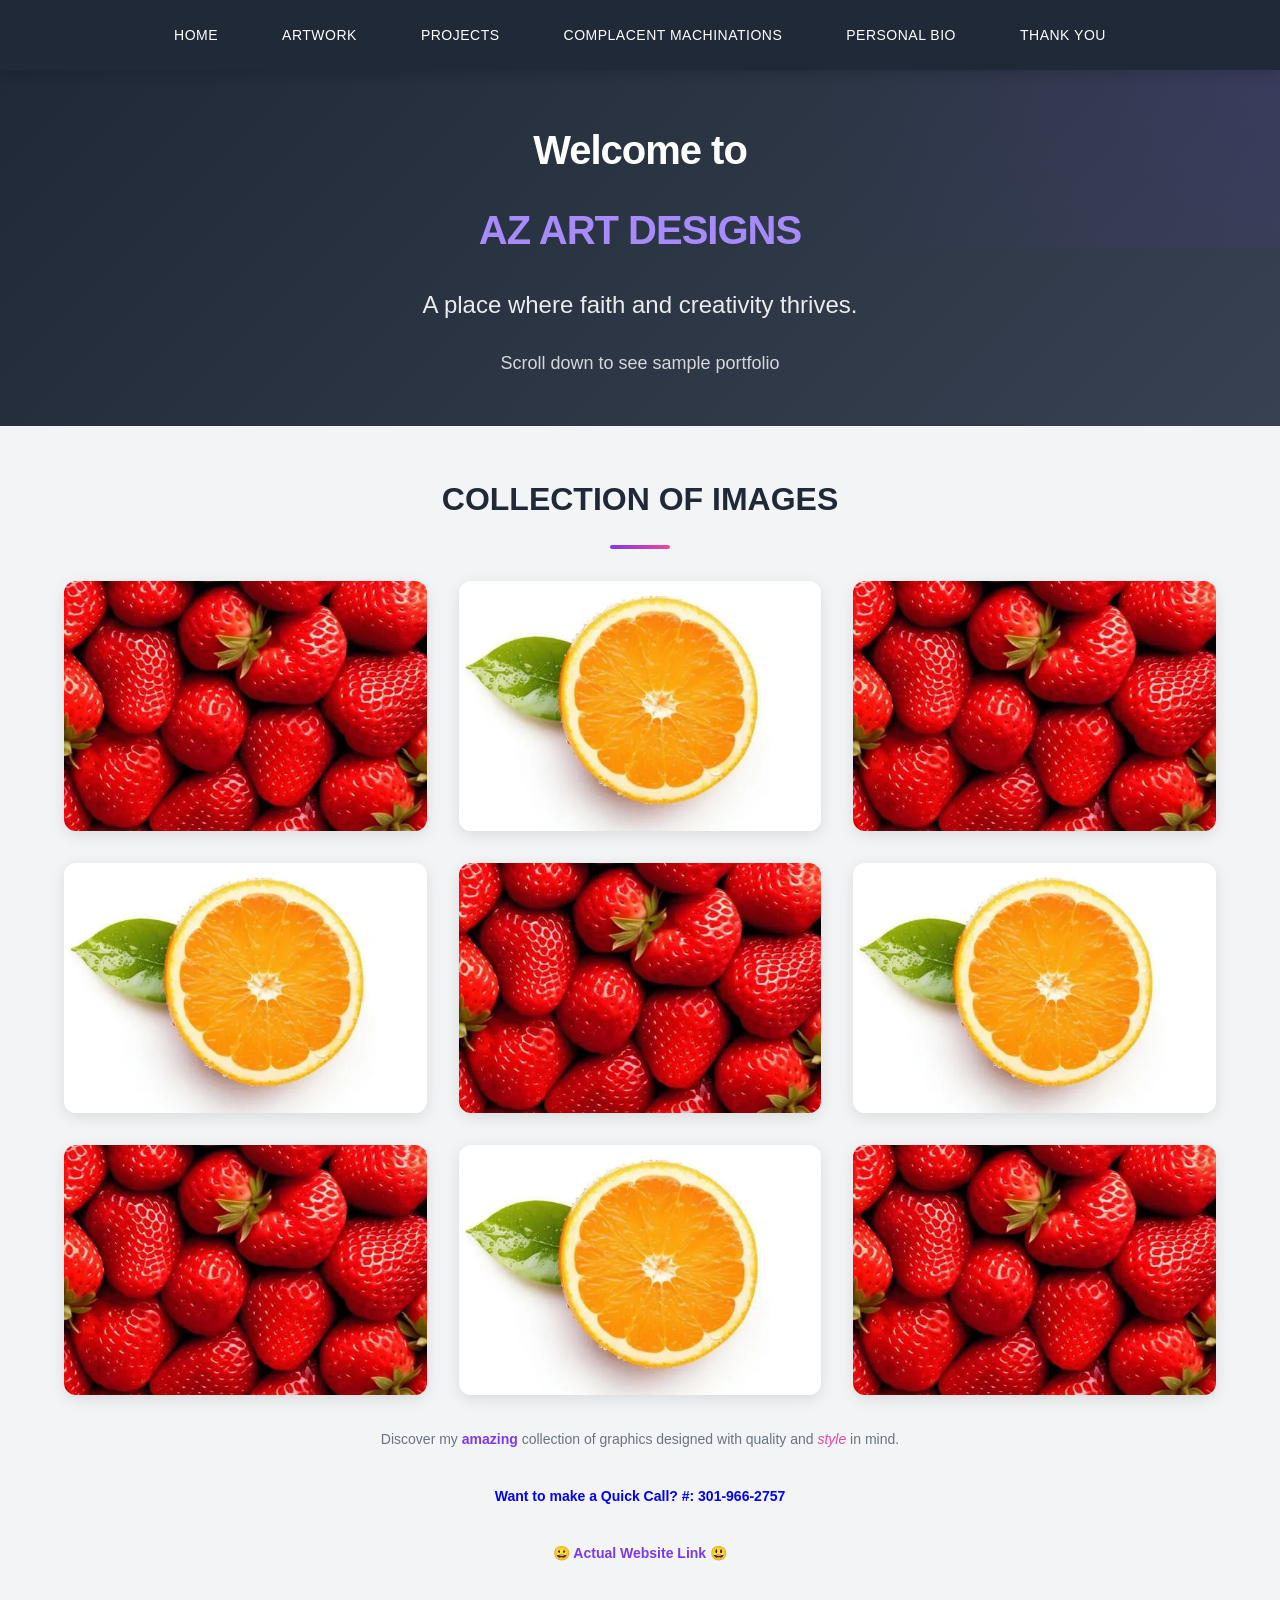
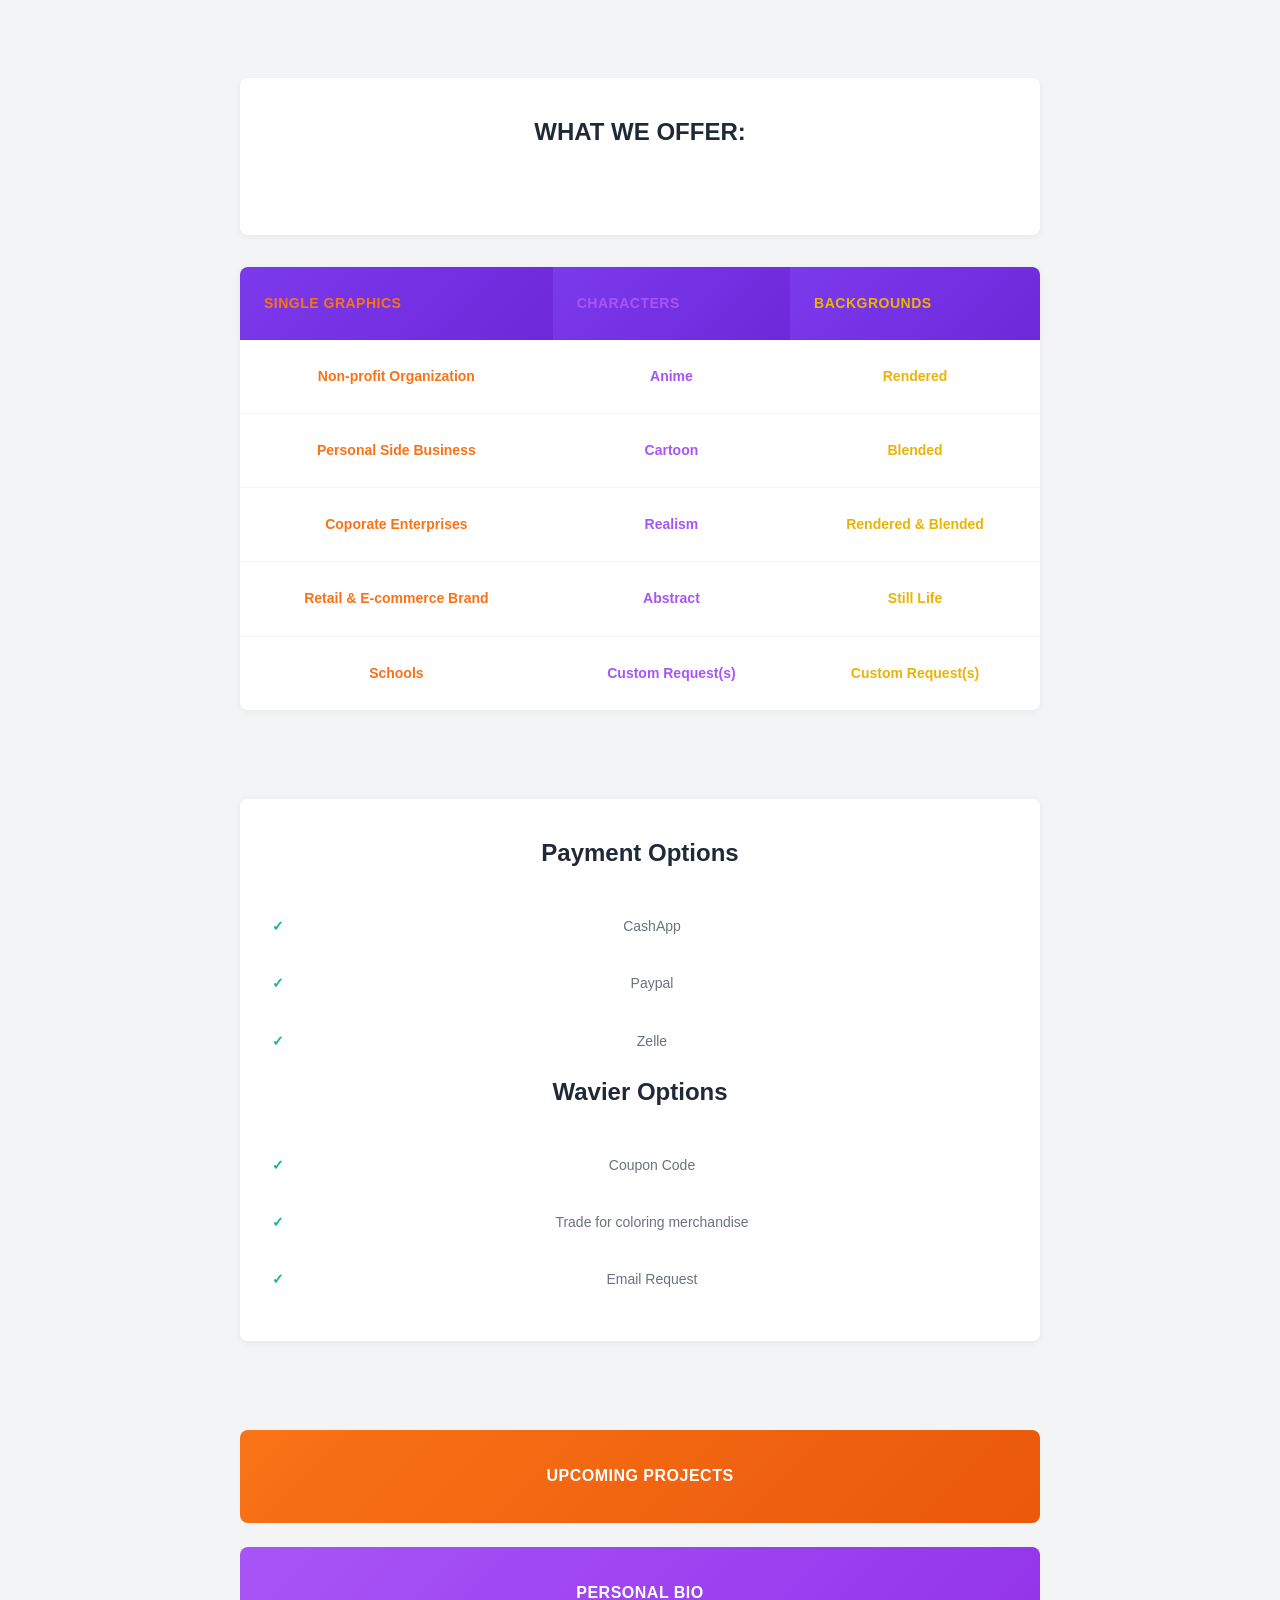
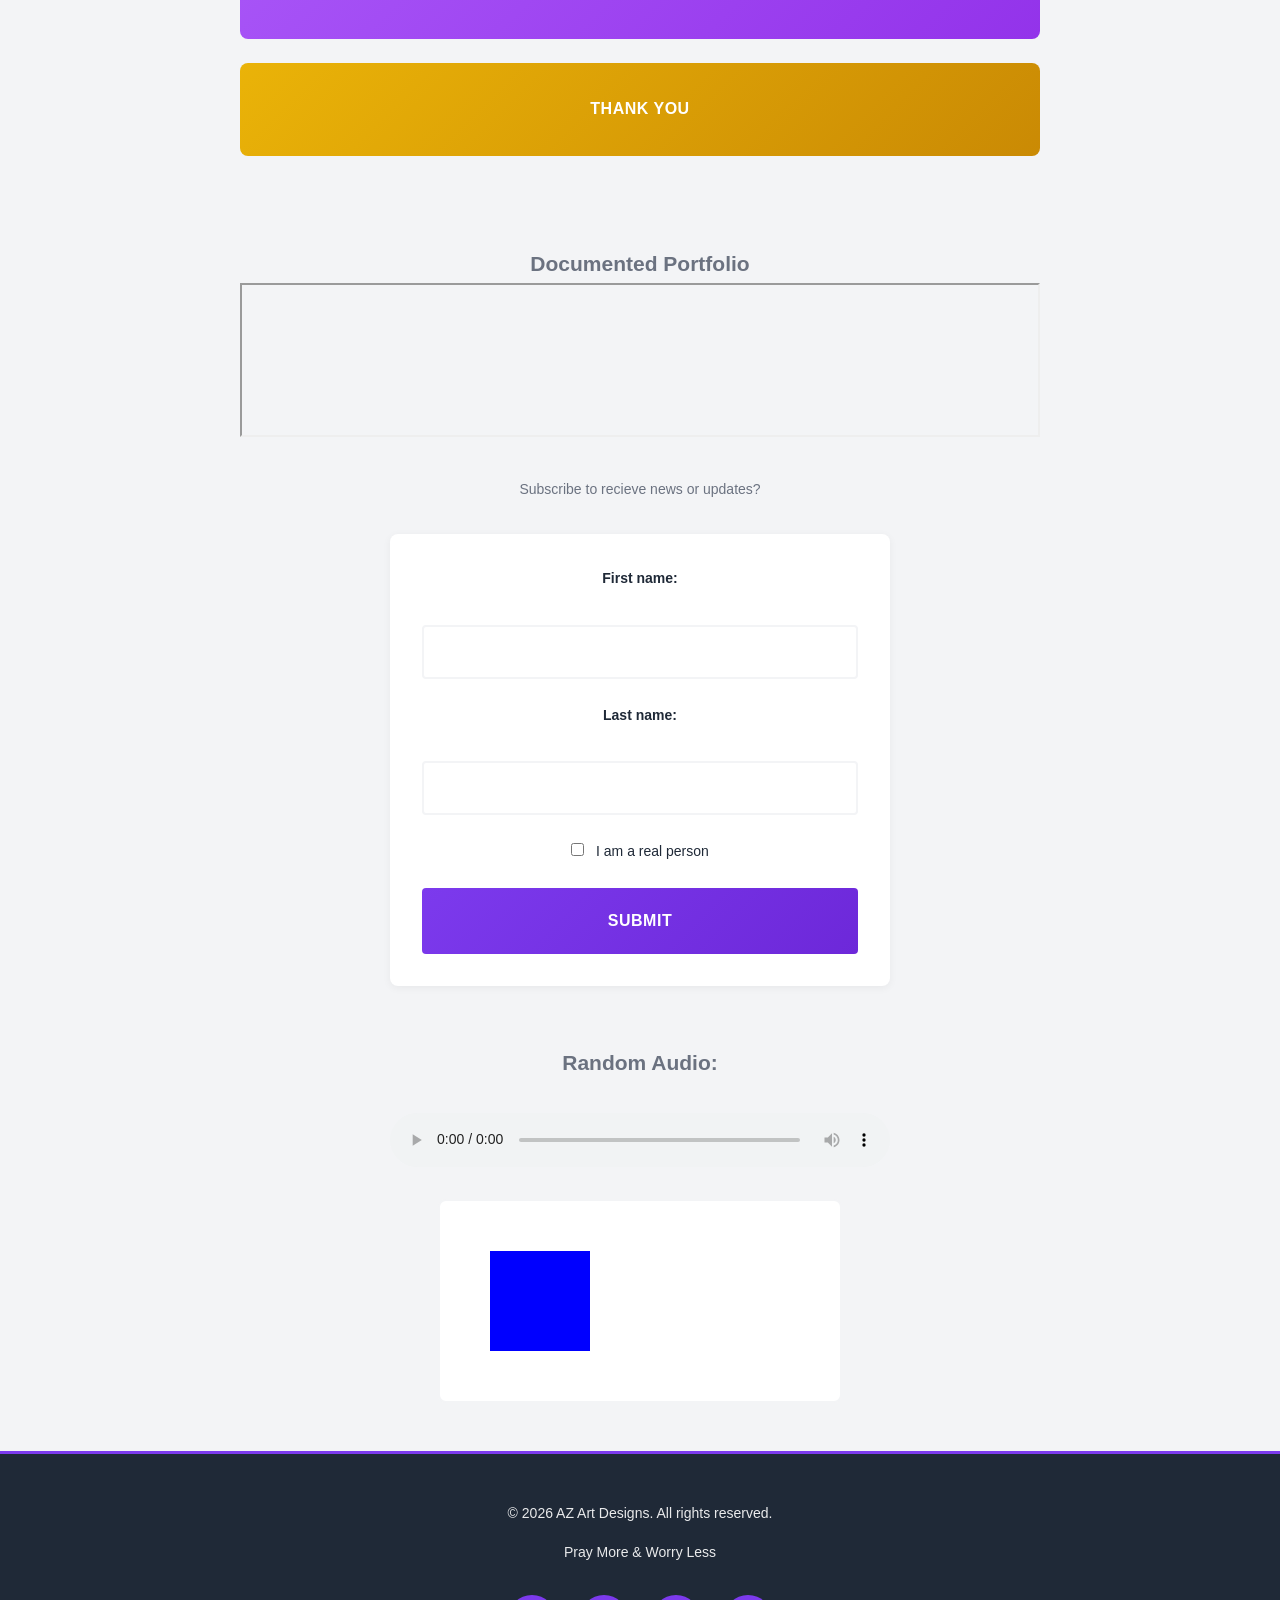
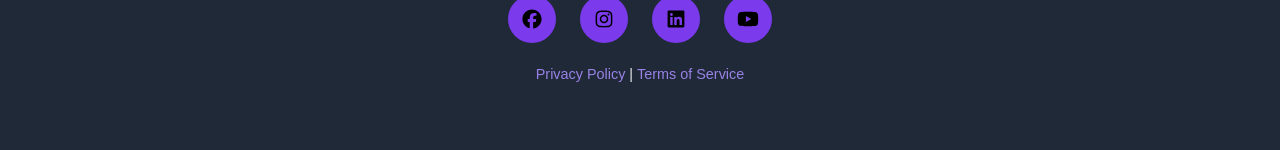
<file: index.html>
<!DOCTYPE html>
<html lang="en">
<head>
	<meta charset="UTF-8" />
	<meta name="viewport" content="width=device-width, initial-scale=1.0">
	<title> AZWebSite </title>
	<link rel="stylesheet" href="css/cssfile1.css">
</head>

<body>

<!-- Navigation -->
    <nav>
        <ul>
            <li><a href="index.html"> HOME </a></li>
            <li><a href="otherpages/artwork.html"> ARTWORK </a></li>
	    <li><a href="otherpages/projects.html"> PROJECTS </a></li>
	    <li><a href="otherpages/complacentmachinations.html"> COMPLACENT MACHINATIONS </a></li>
	    <li><a href="otherpages/personalbio.html"> PERSONAL BIO </a></li>
            <li><a href="otherpages/thankyou.html"> THANK YOU </a></li>
        </ul>
    </nav>


<!-- Header -->
	<header>
			<div>
				<h1> Welcome to <strong> AZ ART DESIGNS </strong> </h1>
			</div>

			<div>

				<h2> A place where faith and creativity thrives. </h2>
			</div>
 	
			<div>
				<h3> Scroll down to see sample portfolio </h3>
			</div>
	</header>

<!-- Gallery -->
    	<section class="gallery-section">
 			<h2> COLLECTION OF IMAGES </h2>
 			<div class="gallery-grid">
    			<div class="gallery-item">

      			<img src="images/image_strawberry.jpg" alt="Gallery item 1">

    			</div>

    			<div class="gallery-item">
      				<img src="images/image_orange.jpg" alt="Gallery item 2">
    			</div>
    			<div class="gallery-item">
      				<img src="images/image_strawberry.jpg" alt="Gallery item 2">
    			</div>

    			<div class="gallery-item">
      				<img src="images/image_orange.jpg" alt="Picture of Oranges">
    			</div>
    			<div class="gallery-item">
      				<img src="images/image_strawberry.jpg" alt="Picture of Oranges">
    			</div>
    			<div class="gallery-item">
      				<img src="images/image_orange.jpg" alt="Picture of Oranges">
    			</div>

    			<div class="gallery-item">
      				<img src="images/image_strawberry.jpg" alt="Picture of Strawberries">
    			</div>
    			<div class="gallery-item">
      				<img src="images/image_orange.jpg" alt="Picture of Oranges">
    			</div>
    			<div class="gallery-item">
      				<img src="images/image_strawberry.jpg" alt="Picture of Strawberries">
    			</div>
  			</div>
  				<p class="gallery-description"> Discover my <strong> amazing </strong> collection of graphics designed with quality and <em> style </em> in mind. </p>
				<h3 class="gallery-description" style="color: blue;"> Want to make a Quick Call? #: 301-966-2757 </h3>
				<h3 class="gallery-description"> <a href="https://AzArtDesigns.com"> &#128512; Actual Website Link &#128515; </a></h3>

    	</section>


<!--Table of Services Offered-->
	<section class="gallery-description">
	<div id="accordion">
	<h2> WHAT WE OFFER: </h2>
	<br>
	</div>

	<section class="gallery-description">
	<table style="flex-columns">
	<tr>
		<th class="card orange-item"> Single Graphics </th>
		<th class="card purple-item"> Characters </th>
		<th class="card yellow-item"> Backgrounds </th>

	</tr>
	<tr>

		<td class="orange-item"> Non-profit Organization </td>
		<td class="purple-item"> Anime </td>
		<td class="yellow-item"> Rendered </td>
	</tr>

	<tr>

		<td class="orange-item"> Personal Side Business </td>
		<td class="purple-item"> Cartoon </td>
		<td class="yellow-item"> Blended </td>
	</tr>

	<tr>

		<td class="orange-item"> Coporate Enterprises </td>
		<td class="purple-item"> Realism </td>
		<td class="yellow-item"> Rendered & Blended </td>
	</tr>

	<tr>

		<td class="orange-item"> Retail & E-commerce Brand</td>
		<td class="purple-item"> Abstract </td>
		<td class="yellow-item"> Still Life </td>
	</tr>

	<tr>

		<td class="orange-item"> Schools </td>
		<td class="purple-item"> Custom Request(s) </td>
		<td class="yellow-item"> Custom Request(s) </td>
	</tr>


	</table>
	</section>

	<br>



	<section class="gallery-description">
	<div id="accordion">
	<h2> Payment Options </h2>

	<ul>
		<li> CashApp </li>
		<li> Paypal </li>
		<li> Zelle </li>
	</ul>

	<h2> Wavier Options </h2>
	<ul>
		<li> Coupon Code </li>
		<li> Trade for coloring merchandise </li>
		<li> Email Request </li>
	</ul>
	</div>
	</section>

	<br>

	<div class="flex-columns">
		<a href="otherpages/projects.html" class="card orange-item"> Upcoming Projects</a>
		<a href="otherpages/personalbio.html" class="card purple-item"> Personal Bio</a>
		<a href="otherpages/thankyou.html" class="card yellow-item"> Thank You </a>
	</div>


	<br>

	<section class="gallery-description">

	<h2> Documented Portfolio </h2>
	<iframe src="information/ArinzeArtPortfolio.pdf" width="100%" height="100%;"></iframe>

	</section>

	<section class="gallery-description">
	<h9> Subscribe to recieve news or updates? </h9>

	<form>
	  <label for="fname">First name:</label><br>
	  <input type="text" id="fname" name="fname" value=""><br>
	  <label for="lname">Last name:</label><br>
	  <input type="text" id="lname" name="lname" value=""> <br>
	   <input type="checkbox" id="realperson" name="realpersontrue" value="true">
	  <label for="vehicle1"> I am a real person </label><br> 
	  <input type="submit" value="Submit" onclick="alert('Form submitted!');">

	</form>
	</section>
 	
	<br>
	
	
	<h2> Random Audio: </h2>
	<audio controls>
	  <source src="sounds/random_noise.m4a" type="audio/mpeg">
	</audio>

	<canvas width="400" height="200"></canvas>

	</section>


    <script>
	//Canvas stuff
        const canvas = document.querySelector('canvas');
        const ctx = canvas.getContext('2d');

        ctx.fillStyle = 'blue';
        ctx.fillRect(50, 50, 100, 100);


	//jQuery stuff
	$("#accordion").accordion({
		collapsible: true,
		heightStyle: "content",
		animate: 300
	});
    </script>

    <!-- Footer -->
    <footer>
        <p>&copy; 2026 AZ Art Designs. All rights reserved.</p>
        <p>Pray More & Worry Less </p>

	<div class="social-links">
  		<a href="https://www.facebook.com/arinze.okeke.87683" target="_blank">
    			<img src="images/footer_images/facebook-brands-solid-full.svg" alt="Facebook">
  		</a>
  		<a href="https://www.instagram.com/childofjeshua/" target="_blank">
    			<img src="images/footer_images/instagram-brands-solid-full.svg" alt="Instagram">
  		</a>
  		<a href="linkedin.com/in/arinzevokeke" target="_blank">
    			<img src="images/footer_images/linkedin-brands-solid-full.svg" alt="LinkedIn">
  		</a>
  		<a href="https://www.youtube.com/channel/UCckR6L3PQIGn3wp1fJDm0vA" target="_blank">
    			<img src="images/footer_images/youtube-brands-solid-full.svg" alt="Youtube">
  		</a>
	</div>

        <p style="margin-top: 20px; font-size: 0.9rem;">
            <a href="#privacy">Privacy Policy</a> | 
            <a href="#terms">Terms of Service</a>
        </p>
    </footer>

</body>
</html>
</file>
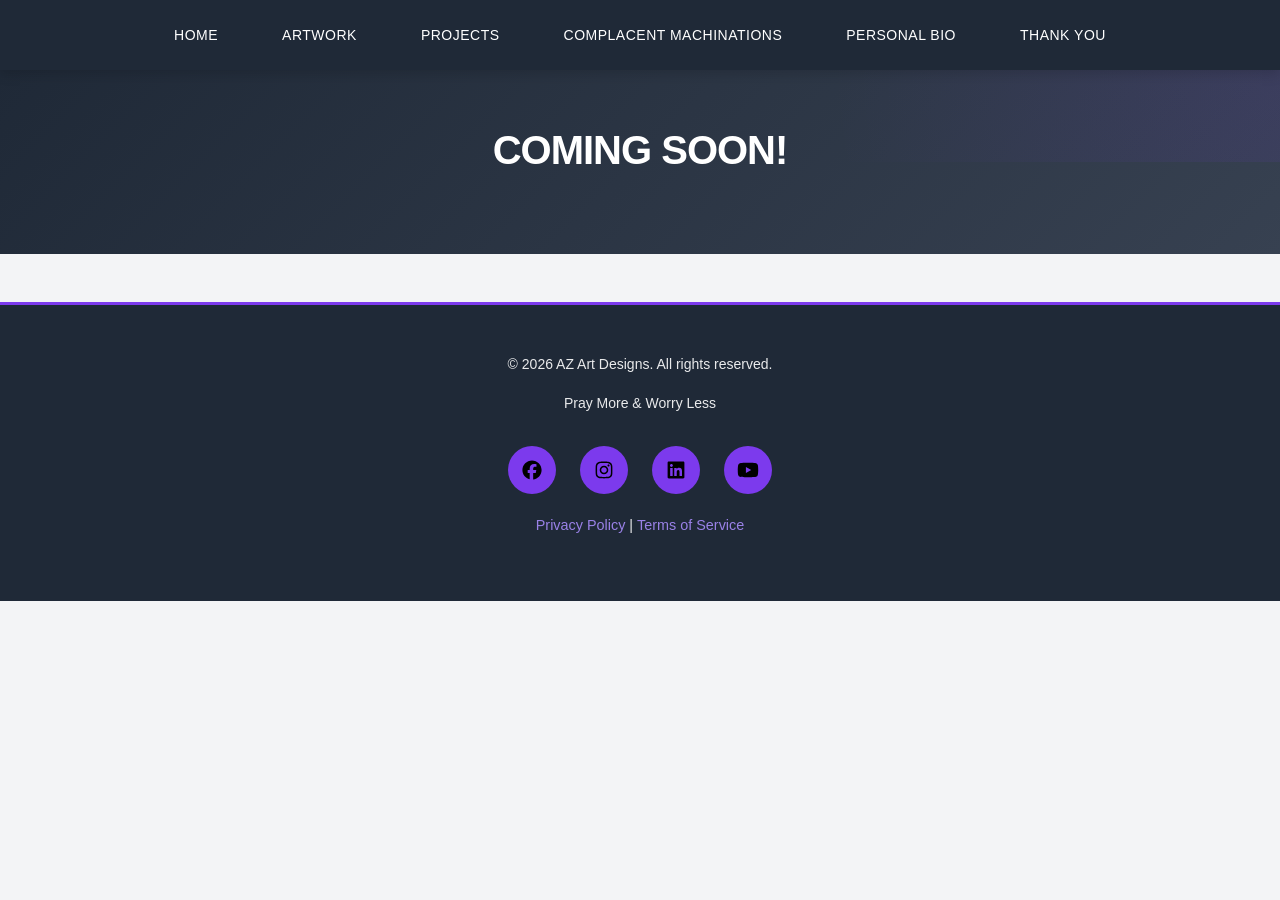
<file: artwork.html>
<!DOCTYPE html>
<html lang="en">
<head>
	<meta charset="UTF-8" />
	<meta name="viewport" content="width=device-width, initial-scale=1.0">
	<title> AZWebSite </title>
	<link rel="stylesheet" href="../css/cssfile2.css">
</head>

<body>
<!-- Navigation -->
    <nav>
        <ul>
	    <li><a href="../index.html"> HOME </a></li>
            <li><a href="artwork.html"> ARTWORK </a></li>
	    <li><a href="projects.html"> PROJECTS </a></li>
	    <li><a href="complacentmachinations.html"> COMPLACENT MACHINATIONS </a></li>
	    <li><a href="personalbio.html"> PERSONAL BIO </a></li>
            <li><a href="thankyou.html"> THANK YOU </a></li>
        </ul>
    </nav>
	<header>
			<div>
			<h1> COMING SOON! </strong> </h1>
			</div>

	</header>

    <!-- Footer -->
    <footer>
        <p>&copy; 2026 AZ Art Designs. All rights reserved.</p>
        <p>Pray More & Worry Less </p>

	<div class="social-links">
  		<a href="https://www.facebook.com/arinze.okeke.87683" target="_blank">
    			<img src="../images/footer_images/facebook-brands-solid-full.svg" alt="Facebook">
  		</a>
  		<a href="https://www.instagram.com/childofjeshua/" target="_blank">
    			<img src="../images/footer_images/instagram-brands-solid-full.svg" alt="Instagram">
  		</a>
  		<a href="linkedin.com/in/arinzevokeke" target="_blank">
    			<img src="../images/footer_images/linkedin-brands-solid-full.svg" alt="LinkedIn">
  		</a>
  		<a href="https://www.youtube.com/channel/UCckR6L3PQIGn3wp1fJDm0vA" target="_blank">
    			<img src="../images/footer_images/youtube-brands-solid-full.svg" alt="Youtube">
  		</a>
	</div>

        <p style="margin-top: 20px; font-size: 0.9rem;">
            <a href="#privacy">Privacy Policy</a> | 
            <a href="#terms">Terms of Service</a>
        </p>
    </footer>


</body>
</body>
</html>
</file>
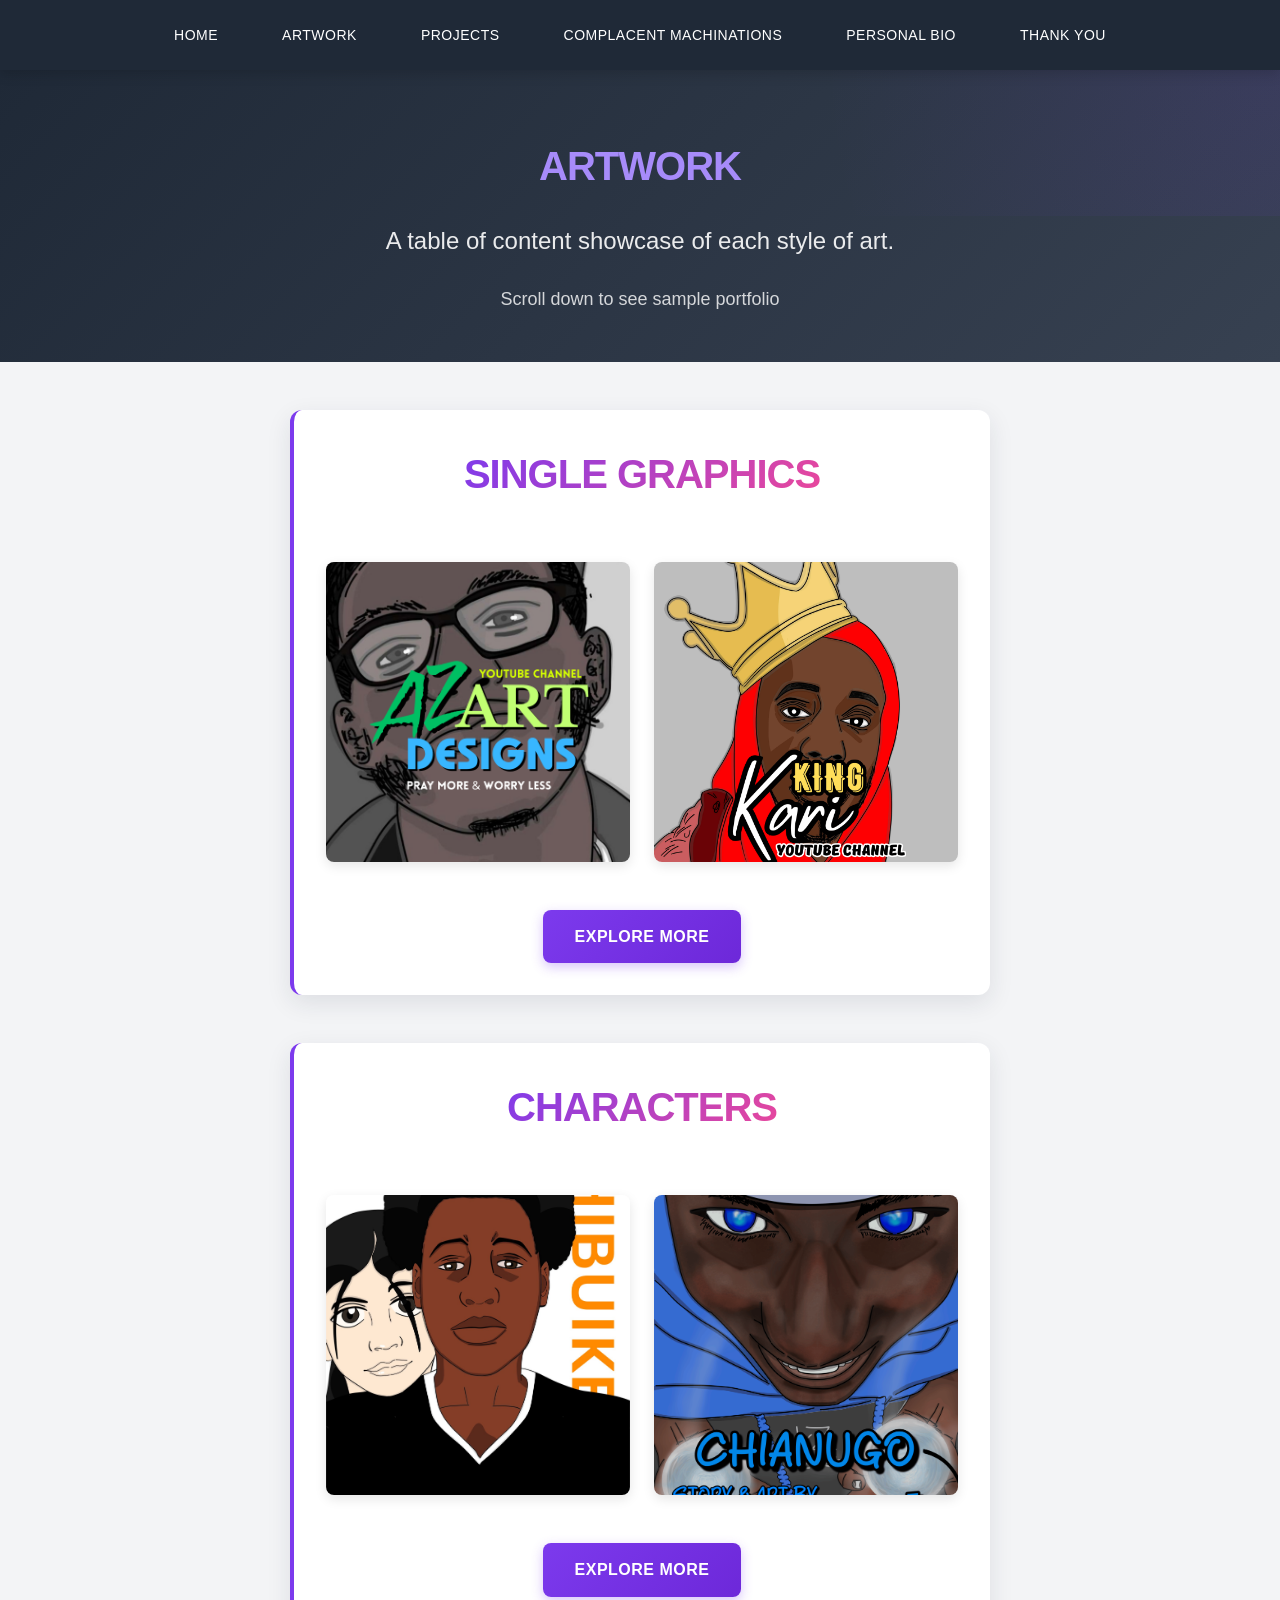
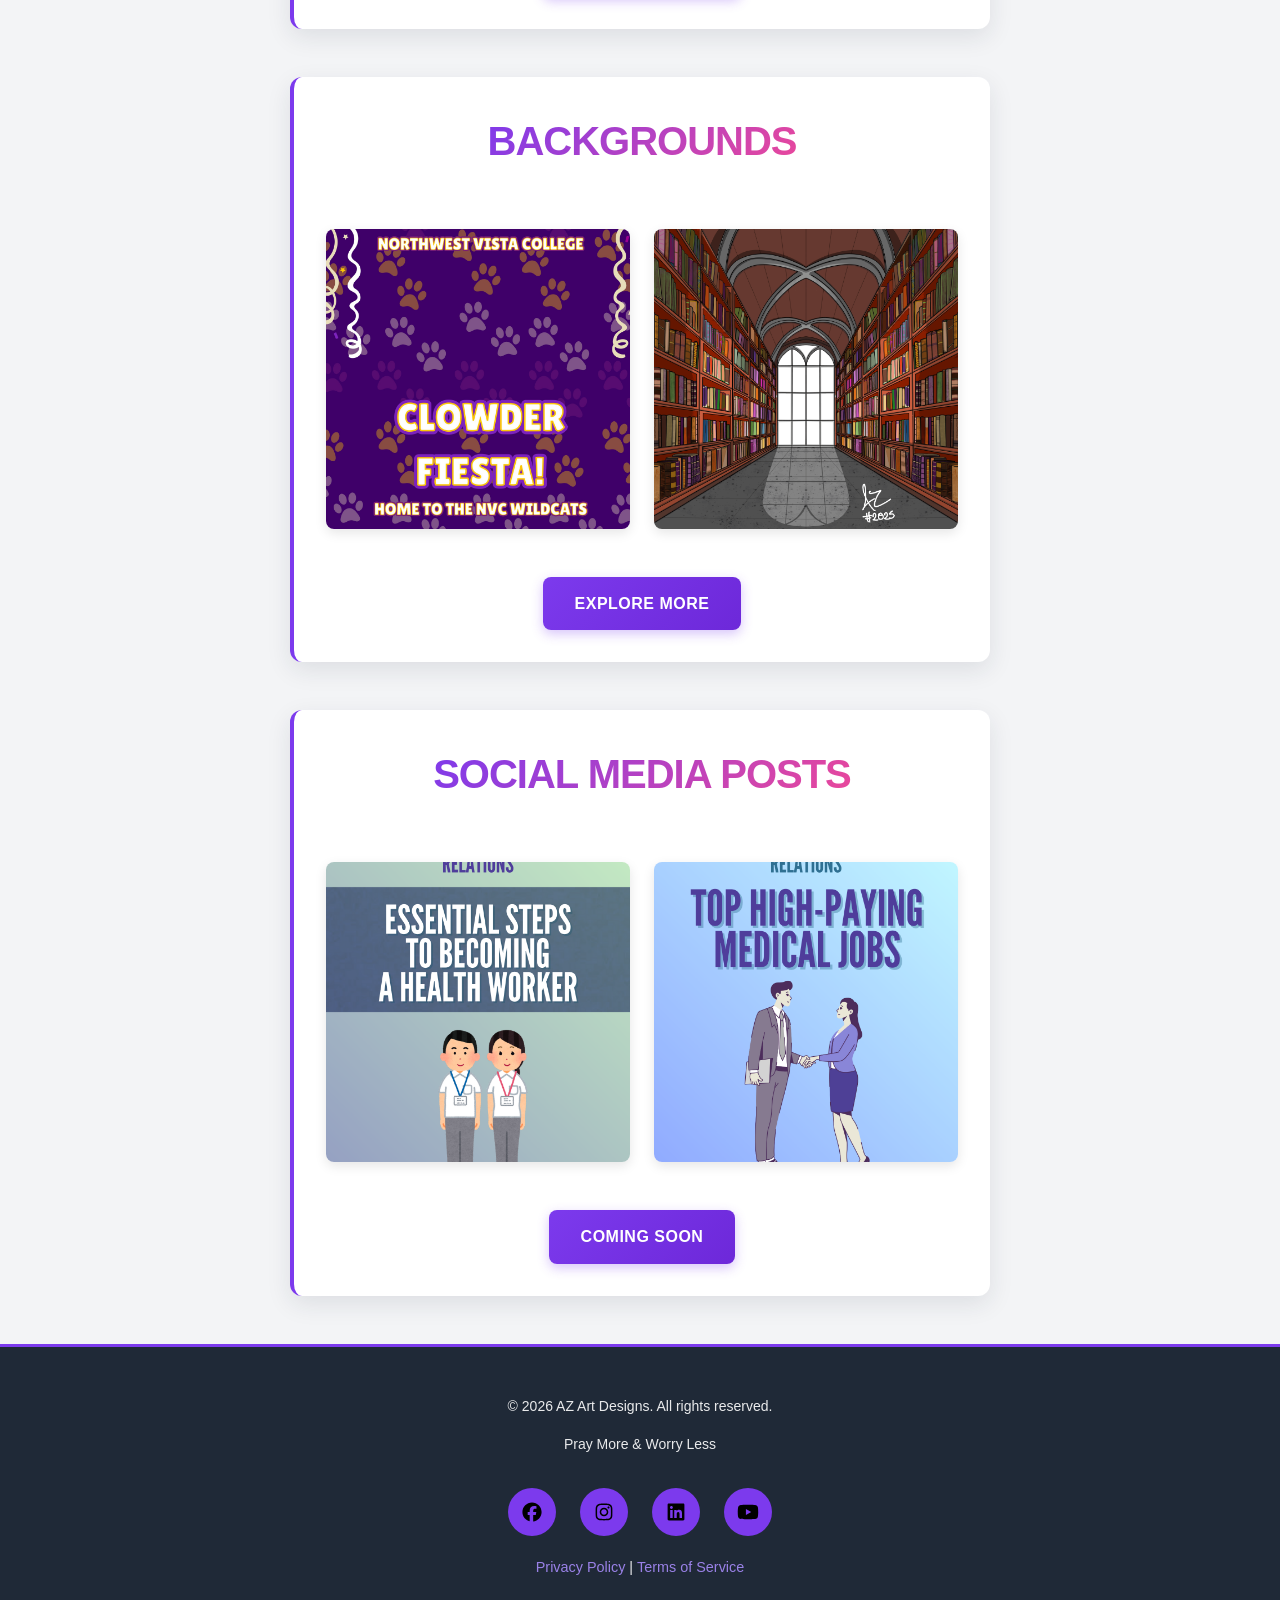
<file: otherpages/artwork.html>
<!DOCTYPE html>
<html lang="en">
<head>
	<meta charset="UTF-8" />
	<meta name="viewport" content="width=device-width, initial-scale=1.0">
	<title> AZWebSite </title>
	<link rel="stylesheet" href="../css/cssfile2.css">
</head>

<body>
<!-- Navigation -->
    <nav>
        <ul>
	    <li><a href="../index.html"> HOME </a></li>
            <li><a href="artwork.html"> ARTWORK </a></li>
	    <li><a href="projects.html"> PROJECTS </a></li>
	    <li><a href="complacentmachinations.html"> COMPLACENT MACHINATIONS </a></li>
	    <li><a href="personalbio.html"> PERSONAL BIO </a></li>
            <li><a href="thankyou.html"> THANK YOU </a></li>
        </ul>
    </nav>
<!-- Header -->
	<header>
			<div>
				<h1> <strong> ARTWORK </strong> </h1>
			</div>

			<div>

				<h2> A table of content showcase of each style of art. </h2>
			</div>
 	
			<div>
				<h3> Scroll down to see sample portfolio </h3>
			</div>
	</header>

<section class="image-cta-section">
    <!-- Title -->
    <h2 class="section-title">SINGLE GRAPHICS </h2>

    <!-- Image Container -->
    <div class="image-container">
        <div class="image-box">
            <!-- Replace src with your image URL -->
            <img src="../images/DesignPrayMoreWorryLess.png" alt="Description of first image">
        </div>
        <div class="image-box">
            <!-- Replace src with your image URL -->
            <img src="../images/kariversion3-A3Q7oD2BqztLZZ8L.png" alt="Description of second image">
        </div>
    </div>

    <!-- Button Container -->
    <div class="cta-container">
        <a href="https://photos.google.com/share/AF1QipPshCdsnOKLDA1ZwIUZLagdc_z1g01zTc57mj3dORZ8U-y5Rm_WjbaVedIiGyDJoQ?key=RE1qbVlCY1UzSEJsa1RpMTdHMU9kb1RIMmF5c1Zn&pli=1" 
           class="cta-button" 
           target="_blank" 
           rel="noopener noreferrer">
           Explore More
        </a>
    </div>
</section>



<section class="image-cta-section">
    <!-- Title -->
    <h2 class="section-title">CHARACTERS</h2>

    <!-- Image Container -->
    <div class="image-container">
        <div class="image-box">
            <!-- Replace src with your image URL -->
            <img src="../images/chibuike-AE0PZOGgVNulnJ0w.png" alt="Description of first image">
        </div>
        <div class="image-box">
            <!-- Replace src with your image URL -->
            <img src="../images/blend-n-rend_num1-Yyv9xJy35Mu4ZWMG.png" alt="Description of second image">
        </div>
    </div>

    <!-- Button Container -->
    <div class="cta-container">
        <a href="https://photos.app.goo.gl/SxcVZd6rRYWmLyFz9" 
           class="cta-button" 
           target="_blank" 
           rel="noopener noreferrer">
           Explore More
        </a>
    </div>
</section>

<section class="image-cta-section">
    <!-- Title -->
    <h2 class="section-title">BACKGROUNDS</h2>

    <!-- Image Container -->
    <div class="image-container">
        <div class="image-box">
            <!-- Replace src with your image URL -->
            <img src="../images/background_draft_medalfiesta_arinze-okeke-PU6j3kX4PwWvHaqO.png" alt="Feature One">
        </div>
        <div class="image-box">
            <!-- Replace src with your image URL -->
            <img src="../images/353d92-YKblnxe5QMHWVMeL.png" alt="Feature Two">
        </div>
    </div>

    <!-- Button Container -->
    <div class="cta-container">
        <a href="https://photos.app.goo.gl/92F53LdXVgYBMyWm8" 
           class="cta-button" 
           target="_blank" 
           rel="noopener noreferrer">
           Explore More
        </a>
    </div>
</section>

<section class="image-cta-section">
    <!-- Title -->
    <h2 class="section-title"> SOCIAL MEDIA POSTS</h2>

    <!-- Image Container -->
    <div class="image-container">
        <div class="image-box">
            <!-- Replace src with your image URL -->
            <img src="../images/relations-mnlJGDP1pasW4oRQ.png" alt="Description of first image">
        </div>
        <div class="image-box">
            <!-- Replace src with your image URL -->
            <img src="../images/relations-mv0JBZ287GUWxxK8.png" alt="Description of second image">
        </div>
    </div>

    <!-- Button Container -->
    <div class="cta-container">
        <a href="https://photos.google.com/share/AF1QipMULNwvN38mkwmqLiA4hfRkj-yLA9rSNPmzQaGAfy9eHaGRqj7hmH9N-_TqnzGqGg?key=bElhTlpFYlRmZTRSVXNKbDJWNWdEU2VsTVRhQ3p3" 
           class="cta-button" 
           target="_blank" 
           rel="noopener noreferrer">
           COMING SOON
        </a>
    </div>
</section>

    <!-- Footer -->
    <footer>
        <p>&copy; 2026 AZ Art Designs. All rights reserved.</p>
        <p>Pray More & Worry Less </p>

	<div class="social-links">
  		<a href="https://www.facebook.com/arinze.okeke.87683" target="_blank">
    			<img src="../images/footer_images/facebook-brands-solid-full.svg" alt="Facebook">
  		</a>
  		<a href="https://www.instagram.com/childofjeshua/" target="_blank">
    			<img src="../images/footer_images/instagram-brands-solid-full.svg" alt="Instagram">
  		</a>
  		<a href="linkedin.com/in/arinzevokeke" target="_blank">
    			<img src="../images/footer_images/linkedin-brands-solid-full.svg" alt="LinkedIn">
  		</a>
  		<a href="https://www.youtube.com/channel/UCckR6L3PQIGn3wp1fJDm0vA" target="_blank">
    			<img src="../images/footer_images/youtube-brands-solid-full.svg" alt="Youtube">
  		</a>
	</div>

        <p style="margin-top: 20px; font-size: 0.9rem;">
            <a href="#privacy">Privacy Policy</a> | 
            <a href="#terms">Terms of Service</a>
        </p>
    </footer>


</body>
</body>
</html>
</file>
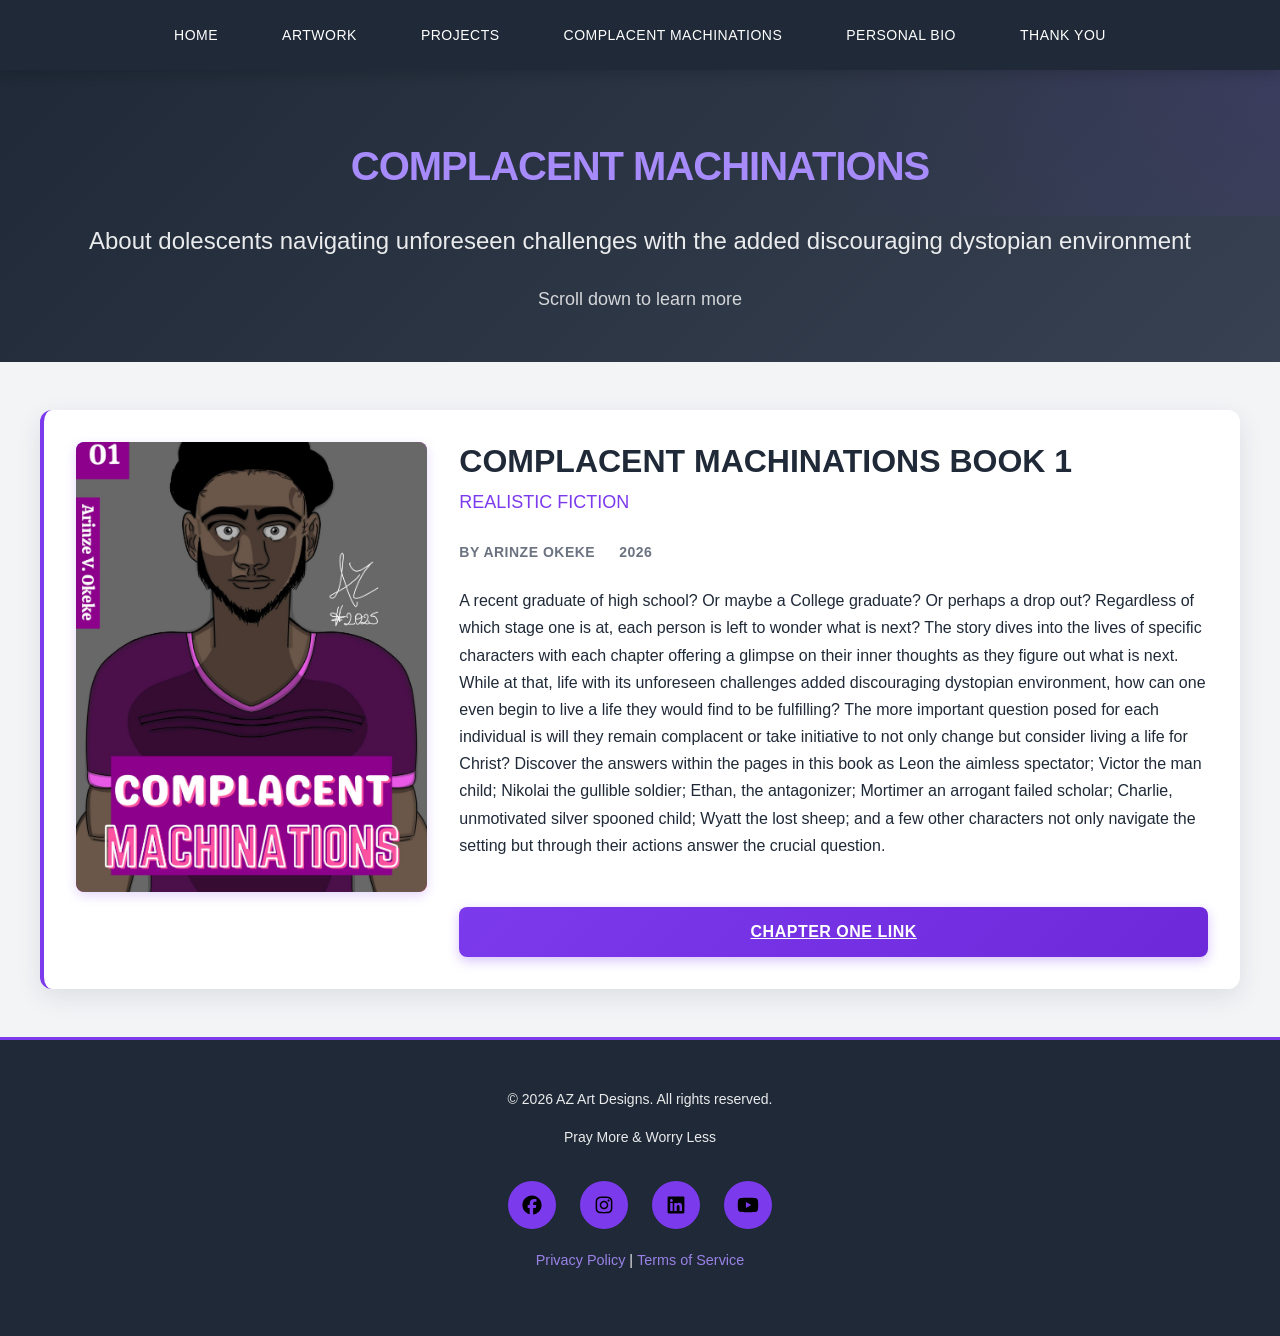
<file: otherpages/complacentmachinations.html>
<!DOCTYPE html>
<html lang="en">
<head>
	<meta charset="UTF-8" />
	<meta name="viewport" content="width=device-width, initial-scale=1.0">
	<title> AZWebSite </title>
	<link rel="stylesheet" href="../css/cssfile2.css">
</head>

<body>
<!-- Navigation -->
    <nav>
        <ul>
            <li><a href="../index.html"> HOME </a></li>
            <li><a href="artwork.html"> ARTWORK </a></li>
	    <li><a href="projects.html"> PROJECTS </a></li>
	    <li><a href="complacentmachinations.html"> COMPLACENT MACHINATIONS </a></li>
	    <li><a href="personalbio.html"> PERSONAL BIO </a></li>
            <li><a href="thankyou.html"> THANK YOU </a></li>
        </ul>
    </nav>
<!-- Header -->
	<header>
			<div>
				<h1> <strong> COMPLACENT MACHINATIONS </strong> </h1>
			</div>

			<div>

				<h2> About dolescents navigating unforeseen challenges with the added discouraging dystopian environment  </h2>
			</div>
 	
			<div>
				<h3> Scroll down to learn more</h3>
			</div>
	</header>



<!-- Book Section -->
<section class="book-section">
    <!-- Left: PDF Book Preview -->
    <div class="book-preview">
       <img src="../images/Wyattbookcover.png" alt="Book Cover" style="width:100%; height:100%; object-fit:cover; border-radius: var(--radius-md);">
       

    </div>


    <!-- Right: Book Description -->
    <div class="book-description">
        <h2>COMPLACENT MACHINATIONS BOOK 1</h2>
        <p class="subtitle"> REALISTIC FICTION</p>
        
        <div class="meta-info">
            <span class="author">By Arinze Okeke</span>
            <span class="year">2026</span>
        </div>

        <p class="description-text">
		A recent graduate of high school? Or maybe a College graduate? Or perhaps a drop out? Regardless of which stage one is at, each person is left to wonder what is next? The story dives into the lives of specific characters with each chapter offering a glimpse on their inner thoughts as they figure out what is next. While at that, life with its unforeseen challenges added discouraging dystopian environment, how can one even begin to live a life they would find to be fulfilling? The more important question posed for each individual is will they remain complacent or take initiative to not only change but consider living a life for Christ? Discover the answers within the pages in this book as Leon the aimless spectator; Victor the man child; Nikolai the gullible soldier; Ethan, the antagonizer; Mortimer an arrogant failed scholar; Charlie, unmotivated silver spooned child; Wyatt the lost sheep; and a few other characters not only navigate the setting but through their actions answer the crucial question.
        </p>
			<button> <a href="https://docs.google.com/document/d/1Uf-p46wi5FlQmgc6GMV8Y4hP9dViHl3PJL5QE_2MkJg/edit?tab=t.0" target="_blank" style="color: #ffffff;"> Chapter One Link </a> </button>

    </div>
</section>

    <!-- Footer -->
    <footer>
        <p>&copy; 2026 AZ Art Designs. All rights reserved.</p>
        <p>Pray More & Worry Less </p>

	<div class="social-links">
  		<a href="https://www.facebook.com/arinze.okeke.87683" target="_blank">
    			<img src="../images/footer_images/facebook-brands-solid-full.svg" alt="Facebook">
  		</a>
  		<a href="https://www.instagram.com/childofjeshua/" target="_blank">
    			<img src="../images/footer_images/instagram-brands-solid-full.svg" alt="Instagram">
  		</a>
  		<a href="linkedin.com/in/arinzevokeke" target="_blank">
    			<img src="../images/footer_images/linkedin-brands-solid-full.svg" alt="LinkedIn">
  		</a>
  		<a href="https://www.youtube.com/channel/UCckR6L3PQIGn3wp1fJDm0vA" target="_blank">
    			<img src="../images/footer_images/youtube-brands-solid-full.svg" alt="Youtube">
  		</a>
	</div>

        <p style="margin-top: 20px; font-size: 0.9rem;">
            <a href="#privacy">Privacy Policy</a> | 
            <a href="#terms">Terms of Service</a>
        </p>
    </footer>


</body>
</body>
</html>
</file>
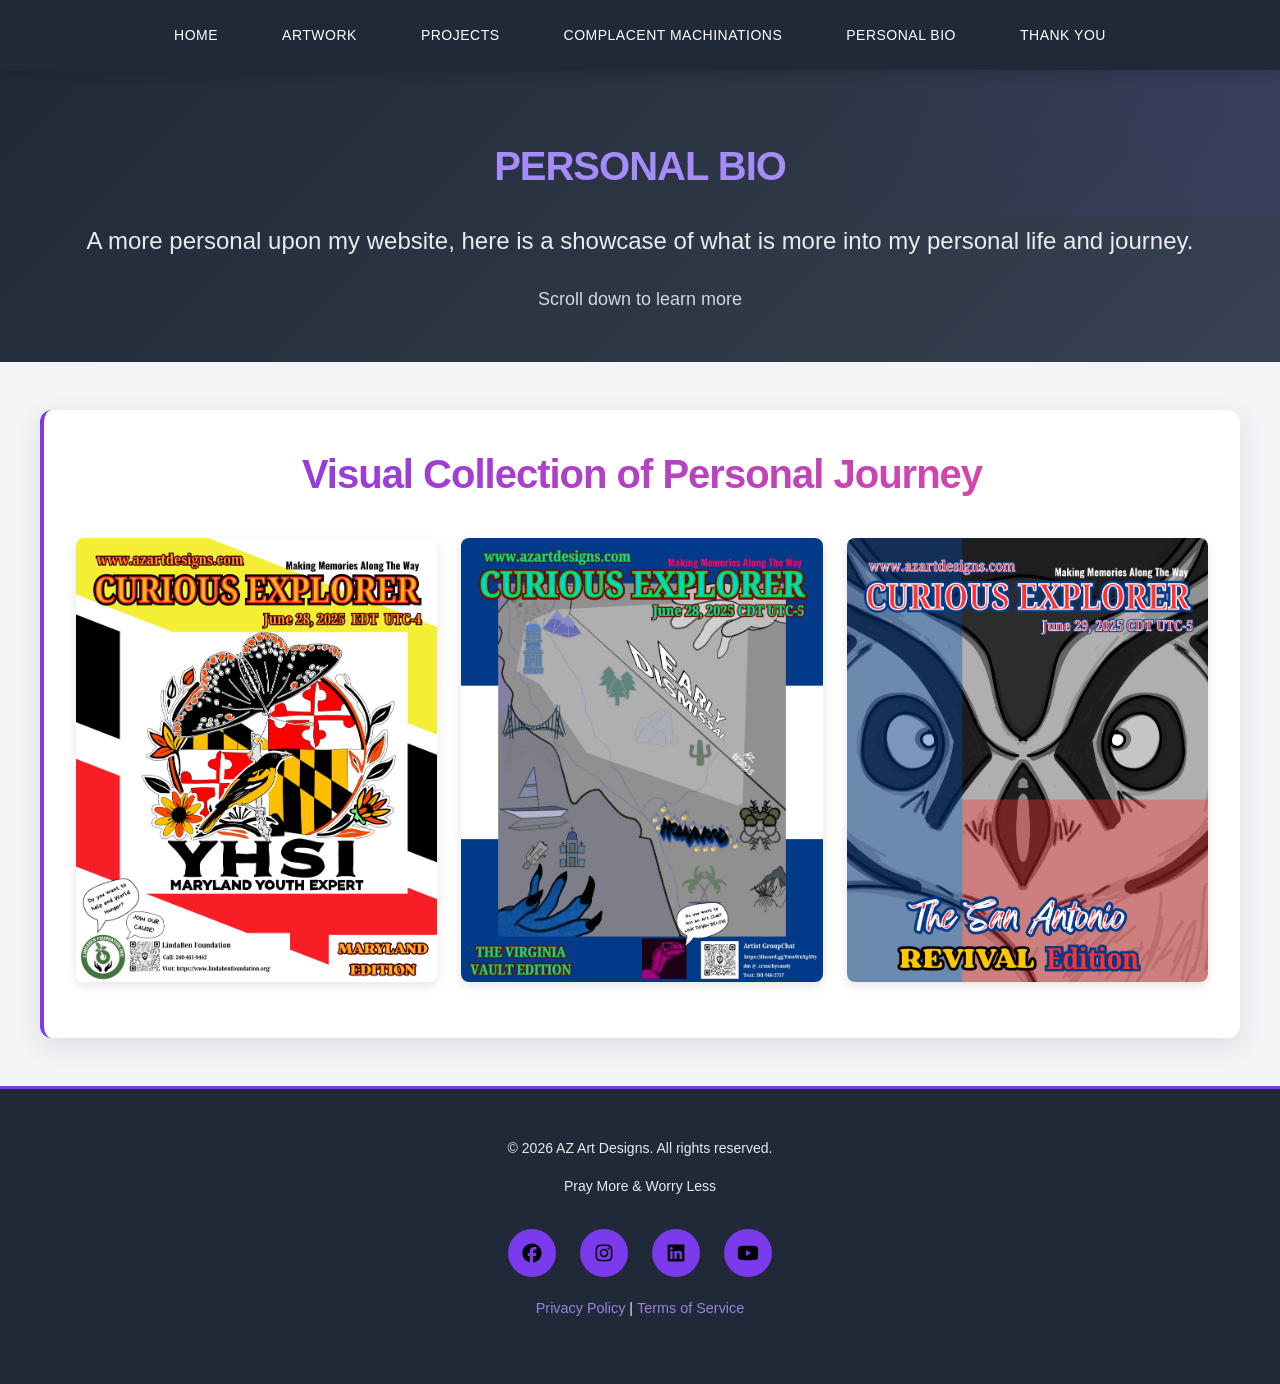
<file: otherpages/personalbio.html>
<!DOCTYPE html>
<html lang="en">
<head>
	<meta charset="UTF-8" />
	<meta name="viewport" content="width=device-width, initial-scale=1.0">
	<title> AZWebSite </title>
	<link rel="stylesheet" href="../css/cssfile2.css">
</head>

<body>
<!-- Navigation -->
    <nav>
        <ul>
            <li><a href="../index.html"> HOME </a></li>
            <li><a href="artwork.html"> ARTWORK </a></li>
	    <li><a href="projects.html"> PROJECTS </a></li>
	    <li><a href="complacentmachinations.html"> COMPLACENT MACHINATIONS </a></li>
	    <li><a href="personalbio.html"> PERSONAL BIO </a></li>
            <li><a href="thankyou.html"> THANK YOU </a></li>
        </ul>
    </nav>
<!-- Header -->
	<header>
			<div>
				<h1> <strong> PERSONAL BIO </strong> </h1>
			</div>

			<div>

				<h2> A more personal upon my website, here is a showcase of what is more into my personal life and journey. </h2>
			</div>
 	
			<div>
				<h3> Scroll down to learn more</h3>
			</div>
	</header>


<section class="cascading-gallery">
    <h2 class="section-title"> Visual Collection of Personal Journey</h2>
    
    <div class="cascading-grid">
        <!-- Large Horizontal Image -->
        <div class="cascading-item">
            <img src="../images/maryland_2-d954r95LL0Ty8rv3.jpg" alt="Description of first image">
        </div>
        
        <!-- Tall Vertical Image -->
        <div class="cascading-item">
            <img src="../images/virginia_2-AVLaNQ8WVaTZbJp4.png" alt="Description of first image">
        </div>
        
        <!-- Square Image -->
        <div class="cascading-item">
            <img src="../images/texas-Y4Lv8MNV7bC57BGx.png" alt="Description of first image">
        </div>
    </div>
</section>

    <!-- Footer -->
    <footer>
        <p>&copy; 2026 AZ Art Designs. All rights reserved.</p>
        <p>Pray More & Worry Less </p>

	<div class="social-links">
  		<a href="https://www.facebook.com/arinze.okeke.87683" target="_blank">
    			<img src="../images/footer_images/facebook-brands-solid-full.svg" alt="Facebook">
  		</a>
  		<a href="https://www.instagram.com/childofjeshua/" target="_blank">
    			<img src="../images/footer_images/instagram-brands-solid-full.svg" alt="Instagram">
  		</a>
  		<a href="linkedin.com/in/arinzevokeke" target="_blank">
    			<img src="../images/footer_images/linkedin-brands-solid-full.svg" alt="LinkedIn">
  		</a>
  		<a href="https://www.youtube.com/channel/UCckR6L3PQIGn3wp1fJDm0vA" target="_blank">
    			<img src="../images/footer_images/youtube-brands-solid-full.svg" alt="Youtube">
  		</a>
	</div>

        <p style="margin-top: 20px; font-size: 0.9rem;">
            <a href="#privacy">Privacy Policy</a> | 
            <a href="#terms">Terms of Service</a>
        </p>
    </footer>


</body>
</body>
</html>
</file>
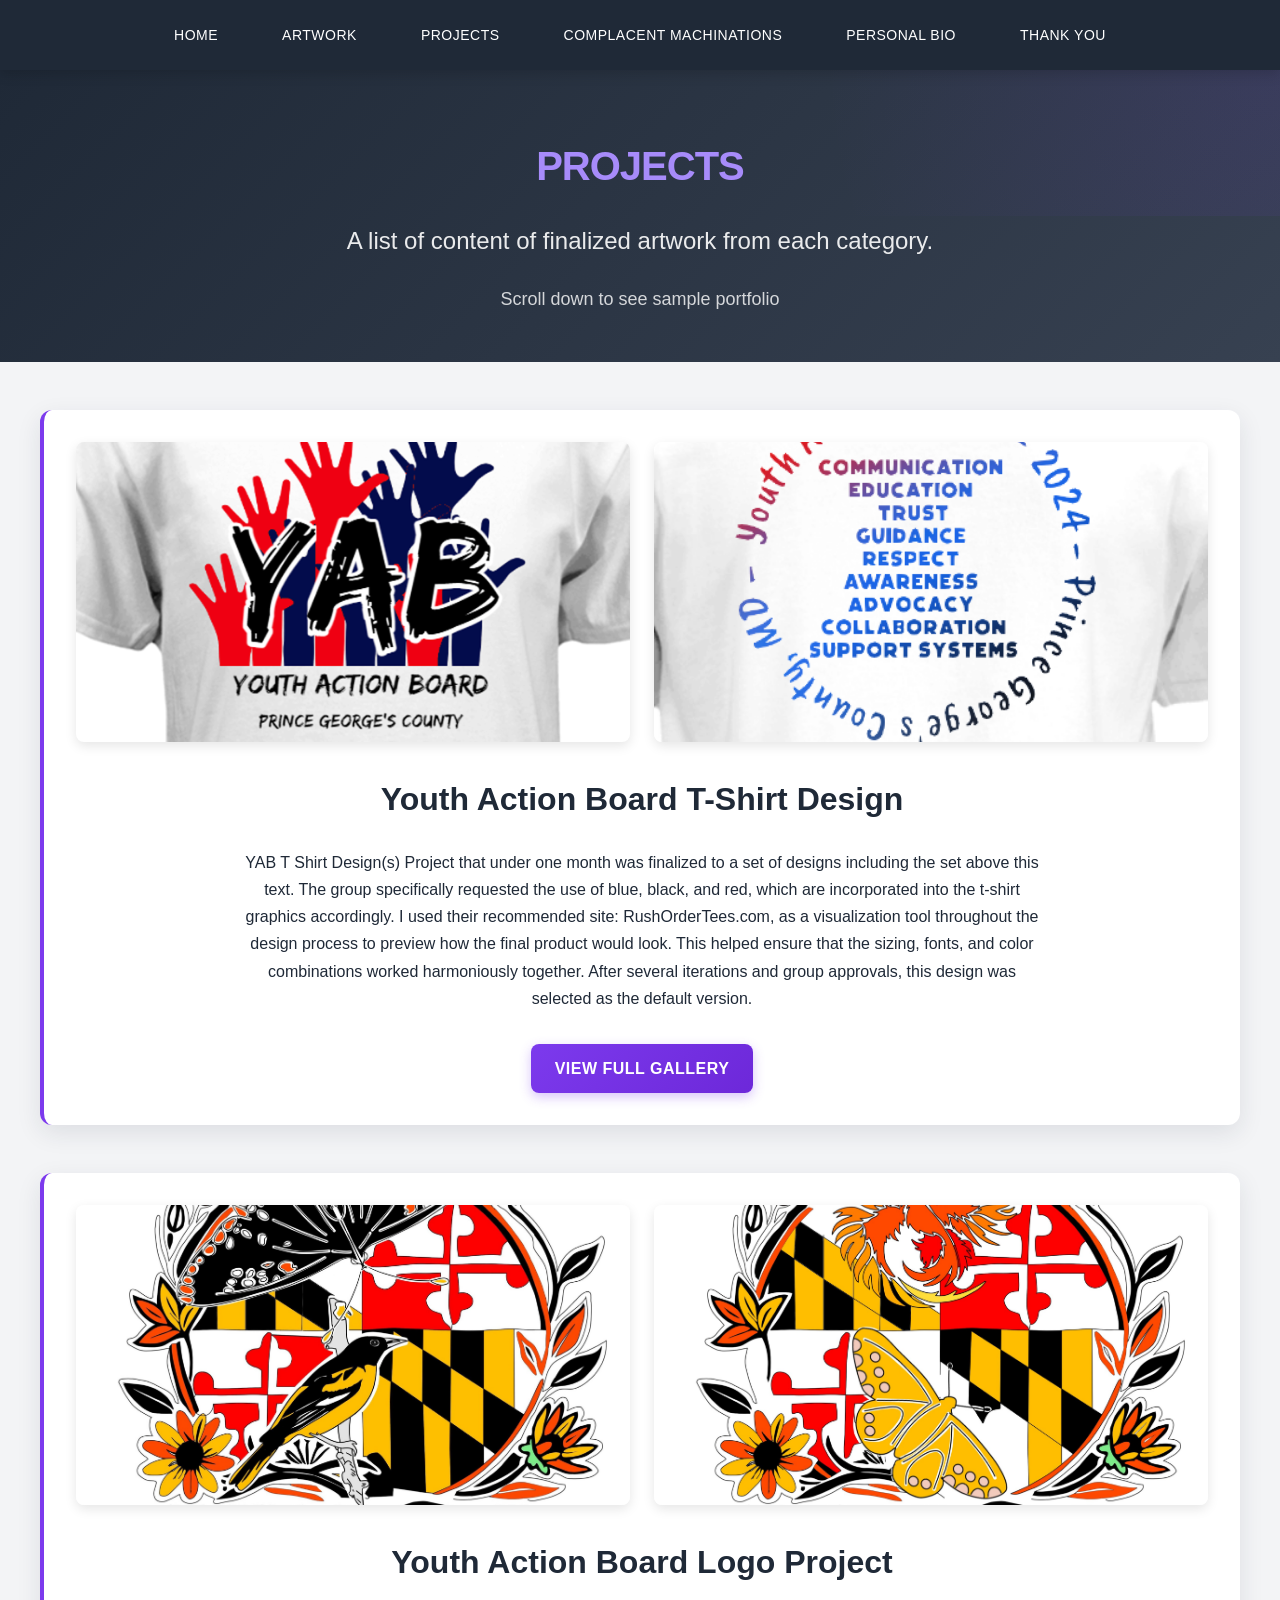
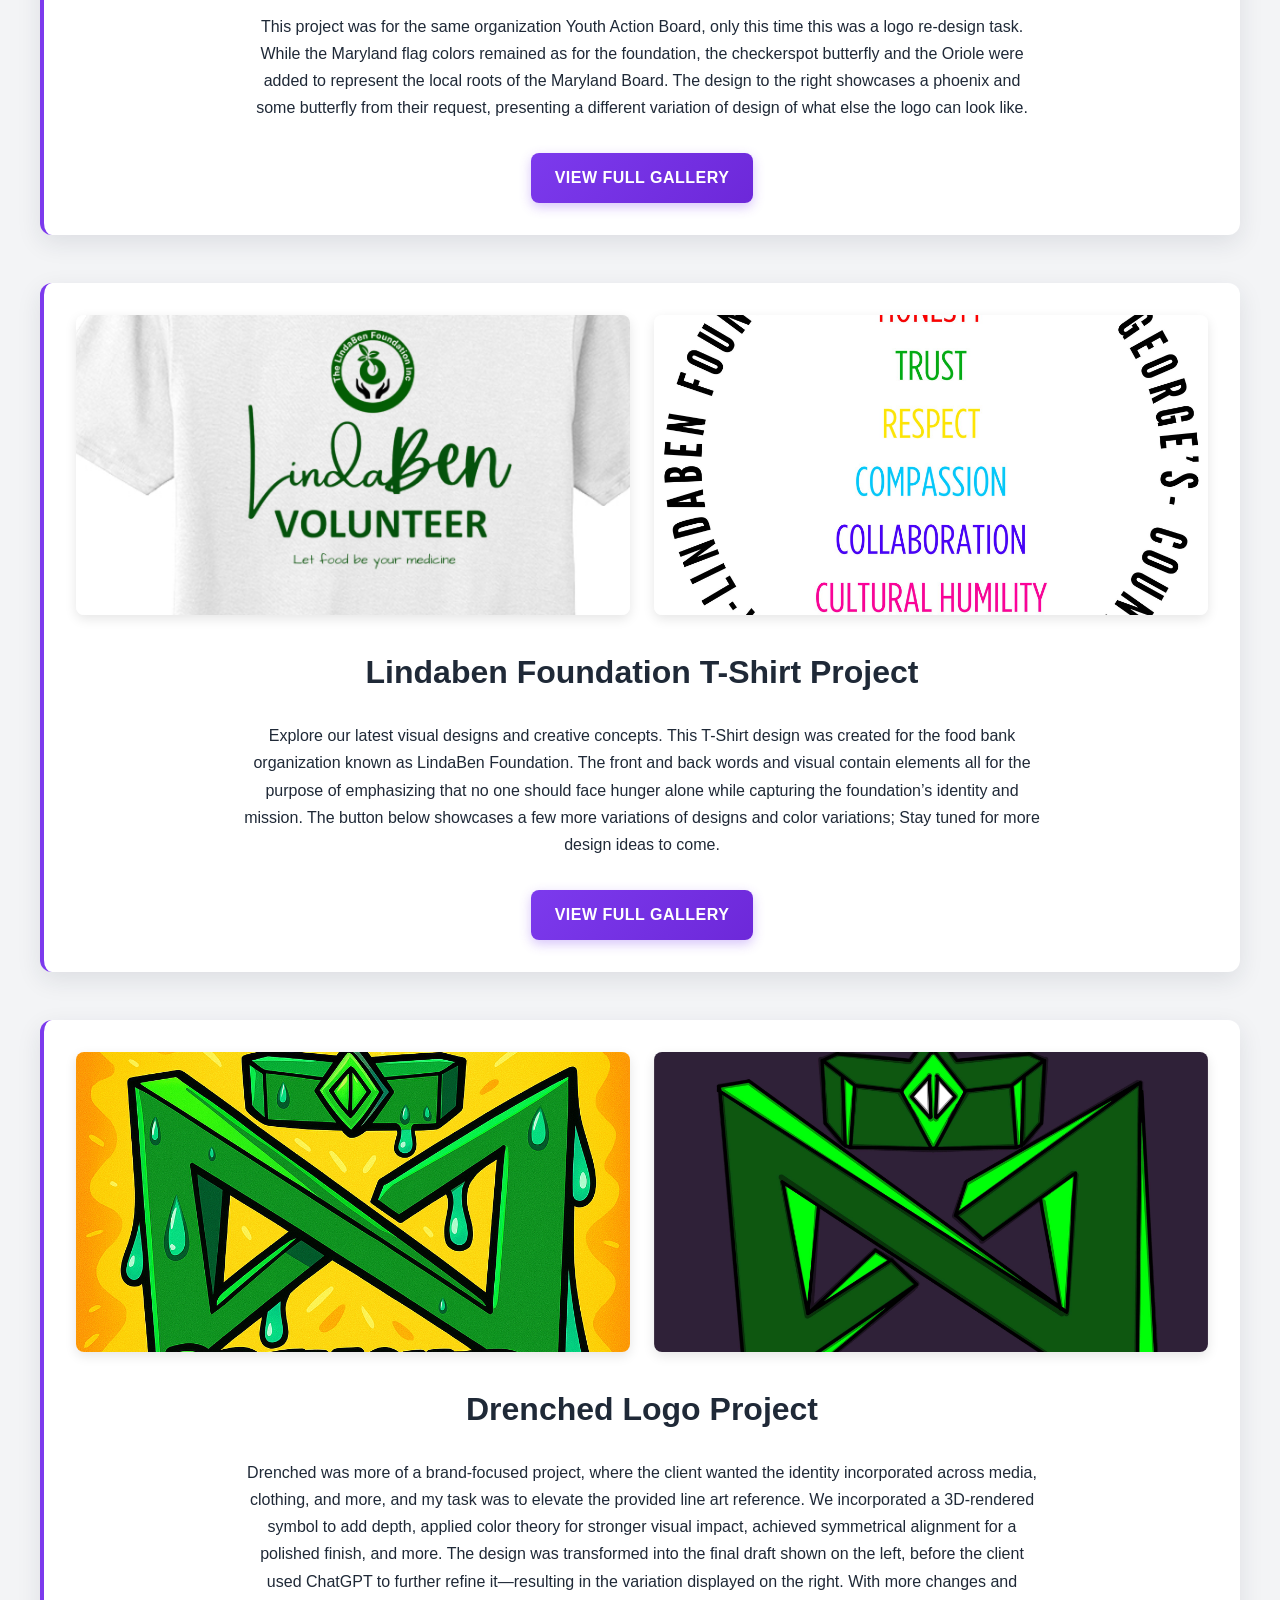
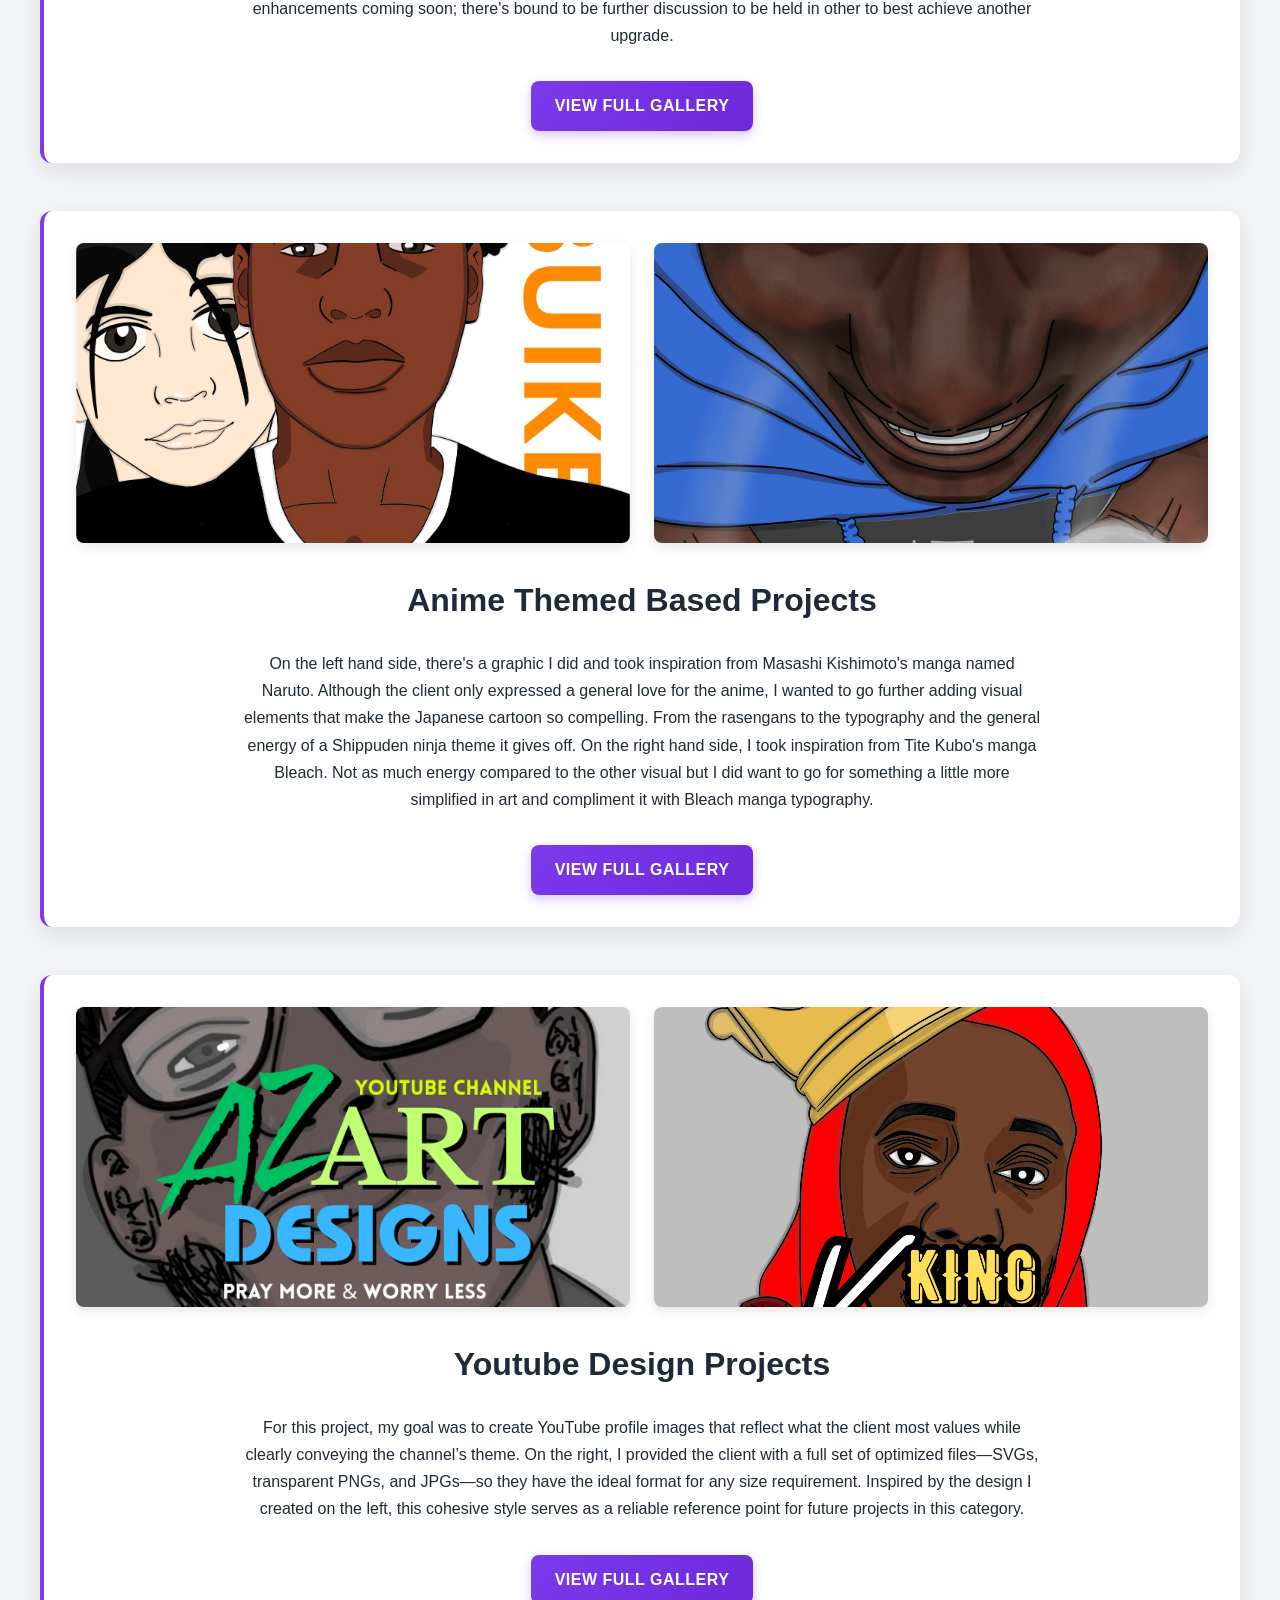
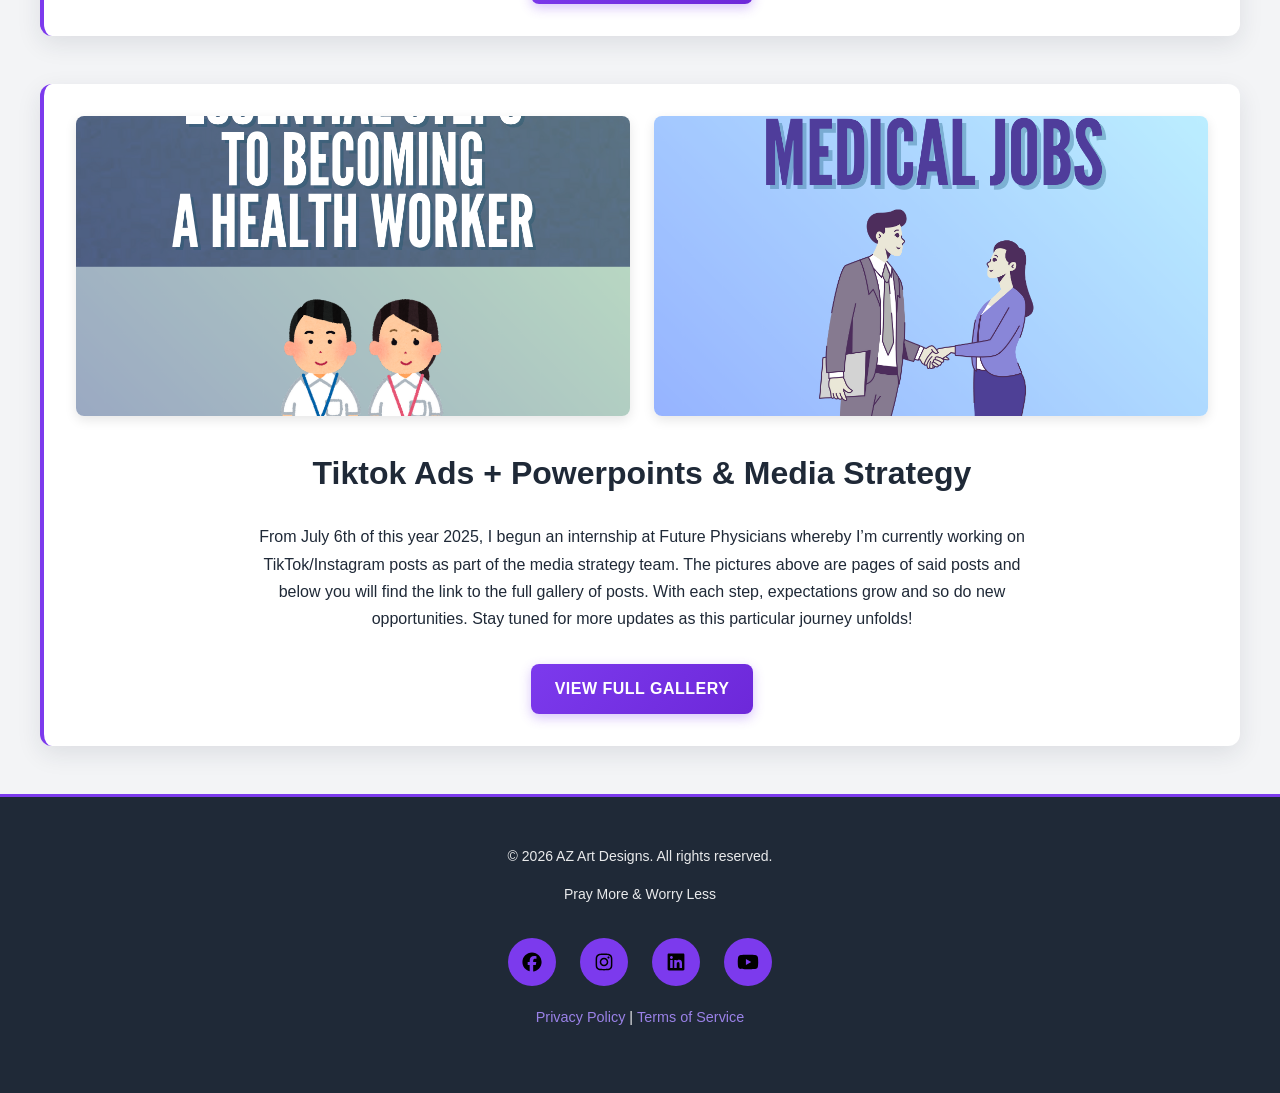
<file: otherpages/projects.html>
<!DOCTYPE html>
<html lang="en">
<head>
	<meta charset="UTF-8" />
	<meta name="viewport" content="width=device-width, initial-scale=1.0">
	<title> AZWebSite </title>
	<link rel="stylesheet" href="../css/cssfile2.css">
</head>

<body>
<!-- Navigation -->
    <nav>
        <ul>
            <li><a href="../index.html"> HOME </a></li>
            <li><a href="artwork.html"> ARTWORK </a></li>
	    <li><a href="projects.html"> PROJECTS </a></li>
	    <li><a href="complacentmachinations.html"> COMPLACENT MACHINATIONS </a></li>
	    <li><a href="personalbio.html"> PERSONAL BIO </a></li>
            <li><a href="thankyou.html"> THANK YOU </a></li>
        </ul>
    </nav>
<!-- Header -->
	<header>
			<div>
				<h1> <strong> PROJECTS </strong> </h1>
			</div>

			<div>

				<h2> A list of content of finalized artwork from each category. </h2>
			</div>
 	
			<div>
				<h3> Scroll down to see sample portfolio </h3>
			</div>
	</header>

<section class="image-gallery-section">
    <div class="image-wrapper">
        <div class="image-item">
            <img src="../images/yab-m6LZ7a9qeEHvZwQJ.png" alt="Description of first image">
        </div>
        <div class="image-item">
            <img src="../images/image-1-mjE7wr1WozH7EO3X.png" alt="Description of second image">
        </div>
    </div>

    <!-- Content Wrapper -->
    <div class="section-content">
        <h2>Youth Action Board T-Shirt Design </h2>
        <p class="description">
           YAB T Shirt Design(s) Project that under one month was finalized to a set of designs including the set above this text. The group specifically requested the use of blue, black, and red, which are incorporated into the t-shirt graphics accordingly. I used their recommended site: RushOrderTees.com, as a visualization tool throughout the design process to preview how the final product would look. This helped ensure that the sizing, fonts, and color combinations worked harmoniously together. After several iterations and group approvals, this design was selected as the default version.
        </p>
        
        <a href="https://photos.google.com/share/AF1QipPshCdsnOKLDA1ZwIUZLagdc_z1g01zTc57mj3dORZ8U-y5Rm_WjbaVedIiGyDJoQ?key=RE1qbVlCY1UzSEJsa1RpMTdHMU9kb1RIMmF5c1Zn&pli=1" 
           class="simple-btn" 
           target="_blank" 
           rel="noopener noreferrer">
           View Full Gallery
        </a>
    </div>
</section>


<section class="image-gallery-section">
    <!-- Image Wrapper -->
    <div class="image-wrapper">
        <div class="image-item">
            <!-- Replace src with your image URL -->
            <img src="../images/yhsi_logo_yab_kg3_111r-Awv4aqrN23TJVO2L.jpg" alt="Description of first image">
        </div>
        <div class="image-item">
            <!-- Replace src with your image URL -->
            <img src="../images/yhsi-logo-yab-kg2r-Y4LD5eOOr4ikBErQ.jpg" alt="Description of second image">
        </div>
    </div>

    <!-- Content Wrapper -->
    <div class="section-content">
        <h2> Youth Action Board Logo Project</h2>
        <p class="description">
            This project was for the same organization Youth Action Board, only this time this was a logo re-design task. While the Maryland flag colors remained as for the foundation, the checkerspot butterfly and the Oriole were added to represent the local roots of the Maryland Board. The design to the right showcases a phoenix and some butterfly from their request, presenting a different variation of design of what else the logo can look like.
        </p>
        
        <a href="https://photos.google.com/share/AF1QipOq3Iaz0-XKATK8gQo67fVgaHA37hFZ0n98KVGorflwnSDy3_2xb4ZlG-30Yg0RLg?key=YWlONjhRTzdzVlN5cWJZRnV0X1dyRlFFWXhYYUl3" 
           class="simple-btn" 
           target="_blank"
           rel="noopener noreferrer">
           View Full Gallery
        </a>
    </div>
</section>



<section class="image-gallery-section">
    <!-- Image Wrapper -->
    <div class="image-wrapper">
        <div class="image-item">
            <!-- Replace src with your image URL -->
            <img src="../images/front-Aq2JD9p7yeCqyjln.jpg" alt="Description of first image">
        </div>
        <div class="image-item">
            <!-- Replace src with your image URL -->
            <img src="../images/blackwords-back-YD0lL00v0JURlL12.png" alt="Description of second image">
        </div>
    </div>

    <!-- Content Wrapper -->
    <div class="section-content">
        <h2>Lindaben Foundation T-Shirt Project</h2>
        <p class="description">
            Explore our latest visual designs and creative concepts. 
This T-Shirt design was created for the food bank organization known as LindaBen Foundation. The front and back words and visual contain elements all for the purpose of emphasizing that no one should face hunger alone while capturing the foundation’s identity and mission. The button below showcases a few more variations of designs and color variations; Stay tuned for more design ideas to come.
        </p>
        
        <a href="https://photos.google.com/share/AF1QipOUwjD3arDNRDbdSpUM__CApJEGC7qBzVvwYBKW9fPLUTMWkrEEh_SvnhPzQ_tJxw?key=eUxXdGNScGJ3QXYzcGQxOXJuNjBlY0hJZjBLTTB3" 
           class="simple-btn" 
           target="_blank" 
           rel="noopener noreferrer">
           View Full Gallery
        </a>
    </div>
</section>



<section class="image-gallery-section">
    <!-- Image Wrapper -->
    <div class="image-wrapper">
        <div class="image-item">
            <!-- Replace src with your image URL -->
            <img src="../images/drench-Awv4aq9o5xFqL9o1.png" alt="Description of first image">
        </div>
        <div class="image-item">
            <!-- Replace src with your image URL -->
            <img src="../images/drenched_2-m7VbDeXNzVCMo1ZR.png" alt="Description of second image">
        </div>
    </div>

    <!-- Content Wrapper -->
    <div class="section-content">
        <h2>Drenched Logo Project</h2>
        <p class="description">
Drenched was more of a brand-focused project, where the client wanted the identity incorporated across media, clothing, and more, and my task was to elevate the provided line art reference. We incorporated a 3D-rendered symbol to add depth, applied color theory for stronger visual impact, achieved symmetrical alignment for a polished finish, and more. The design was transformed into the final draft shown on the left, before the client used ChatGPT to further refine it—resulting in the variation displayed on the right. With more changes and enhancements coming soon; there's bound to be further discussion to be held in other to best achieve another upgrade.
        </p>
        
        <a href="https://photos.google.com/share/AF1QipOwmnhL5jChQc7muQywRKwjueDWmkuKVk53xTpPPsDxDTjcndXK_ECZ7SCOpNi6Sw?key=RVNRTjktOFNRQWZvQ2xyX3ZCWVhkSmJGSGVLdGJ3" 
           class="simple-btn" 
           target="_blank" 
           rel="noopener noreferrer">
           View Full Gallery
        </a>
    </div>
</section>




<section class="image-gallery-section">
    <!-- Image Wrapper -->
    <div class="image-wrapper">
        <div class="image-item">
            <!-- Replace src with your image URL -->
            <img src="../images/chibuike-AE0PZOGgVNulnJ0w.png" alt="Description of first image">
        </div>
        <div class="image-item">
            <!-- Replace src with your image URL -->
            <img src="../images/blend-n-rend_num1-Yyv9xJy35Mu4ZWMG.png" alt="Description of second image">
        </div>
    </div>

    <!-- Content Wrapper -->
    <div class="section-content">
        <h2>Anime Themed Based Projects</h2>
        <p class="description">
On the left hand side, there's a graphic I did and took inspiration from Masashi Kishimoto's manga named Naruto. Although the client only expressed a general love for the anime, I wanted to go further adding visual elements that make the Japanese cartoon so compelling. From the rasengans to the typography and the general energy of a Shippuden ninja theme it gives off.  On the right hand side, I took inspiration from Tite Kubo's manga Bleach. Not as much energy compared to the other visual but I did want to go for something a little more simplified in art and compliment it with Bleach manga typography. 
        </p>
        
        <a href="https://photos.google.com/share/AF1QipN9_DDyguc6AhyL1fnp-EW9m8ZTTYr14tHRIlSVUPFCvbDUpmDvC8M2fVVQ3z1YtA?key=ZlB3NTJuaEZjZnZvVWFTdlY5ZUxUcTRWc09pYVpn" 
           class="simple-btn" 
           target="_blank" 
           rel="noopener noreferrer">
           View Full Gallery
        </a>
    </div>
</section>


<section class="image-gallery-section">
    <!-- Image Wrapper -->
    <div class="image-wrapper">
        <div class="image-item">
            <!-- Replace src with your image URL -->
            <img src="../images/DesignPrayMoreWorryLess.png" alt="Description of first image">
        </div>
        <div class="image-item">
            <!-- Replace src with your image URL -->
            <img src="../images/kariversion3-A3Q7oD2BqztLZZ8L.png" alt="Description of second image">
        </div>
    </div>

    <!-- Content Wrapper -->
    <div class="section-content">
        <h2>Youtube Design Projects</h2>
        <p class="description">
For this project, my goal was to create YouTube profile images that reflect what the client most values while clearly conveying the channel’s theme. On the right, I provided the client with a full set of optimized files—SVGs, transparent PNGs, and JPGs—so they have the ideal format for any size requirement. Inspired by the design I created on the left, this cohesive style serves as a reliable reference point for future projects in this category.
        </p>
        
        <a href="https://photos.google.com/share/AF1QipMZrlNrik7jnEEYHrfmFTCfe-74ZK7qeEpbLUn4DbdJ2ybCyXui8__xhbK8-cqvNw?key=U2U5TGVPaDBFaXBIbVJ2UWlBeGxjVkhTOVFSSmRB" 
           class="simple-btn" 
           target="_blank" 
           rel="noopener noreferrer">
           View Full Gallery
        </a>
    </div>
</section>


<section class="image-gallery-section">
    <!-- Image Wrapper -->
    <div class="image-wrapper">
        <div class="image-item">
            <!-- Replace src with your image URL -->
            <img src="../images/relations-mnlJGDP1pasW4oRQ.png" alt="Description of first image">
        </div>
        <div class="image-item">
            <!-- Replace src with your image URL -->
            <img src="../images/relations-mv0JBZ287GUWxxK8.png" alt="Description of second image">
        </div>
    </div>

    <!-- Content Wrapper -->
    <div class="section-content">
        <h2>Tiktok Ads + Powerpoints & Media Strategy</h2>
        <p class="description">
   From July 6th of this year 2025, I begun an internship at Future Physicians whereby I’m currently working on TikTok/Instagram posts as part of the media strategy team. The pictures above are pages of said posts and below you will find the link to the full gallery of posts. With each step, expectations grow and so do new opportunities. Stay tuned for more updates as this particular journey unfolds! 
        </p>
        
        <a href="https://photos.google.com/share/AF1QipMULNwvN38mkwmqLiA4hfRkj-yLA9rSNPmzQaGAfy9eHaGRqj7hmH9N-_TqnzGqGg?key=bElhTlpFYlRmZTRSVXNKbDJWNWdEU2VsTVRhQ3p3" 
           class="simple-btn" 
           target="_blank" 
           rel="noopener noreferrer">
           View Full Gallery
        </a>
    </div>
</section>





    <!-- Footer -->
    <footer>
        <p>&copy; 2026 AZ Art Designs. All rights reserved.</p>
        <p>Pray More & Worry Less </p>

	<div class="social-links">
  		<a href="https://www.facebook.com/arinze.okeke.87683" target="_blank">
    			<img src="../images/footer_images/facebook-brands-solid-full.svg" alt="Facebook">
  		</a>
  		<a href="https://www.instagram.com/childofjeshua/" target="_blank">
    			<img src="../images/footer_images/instagram-brands-solid-full.svg" alt="Instagram">
  		</a>
  		<a href="linkedin.com/in/arinzevokeke" target="_blank">
    			<img src="../images/footer_images/linkedin-brands-solid-full.svg" alt="LinkedIn">
  		</a>
  		<a href="https://www.youtube.com/channel/UCckR6L3PQIGn3wp1fJDm0vA" target="_blank">
    			<img src="../images/footer_images/youtube-brands-solid-full.svg" alt="Youtube">
  		</a>
	</div>

        <p style="margin-top: 20px; font-size: 0.9rem;">
            <a href="#privacy">Privacy Policy</a> | 
            <a href="#terms">Terms of Service</a>
        </p>
    </footer>


</body>
</body>
</html>
</file>
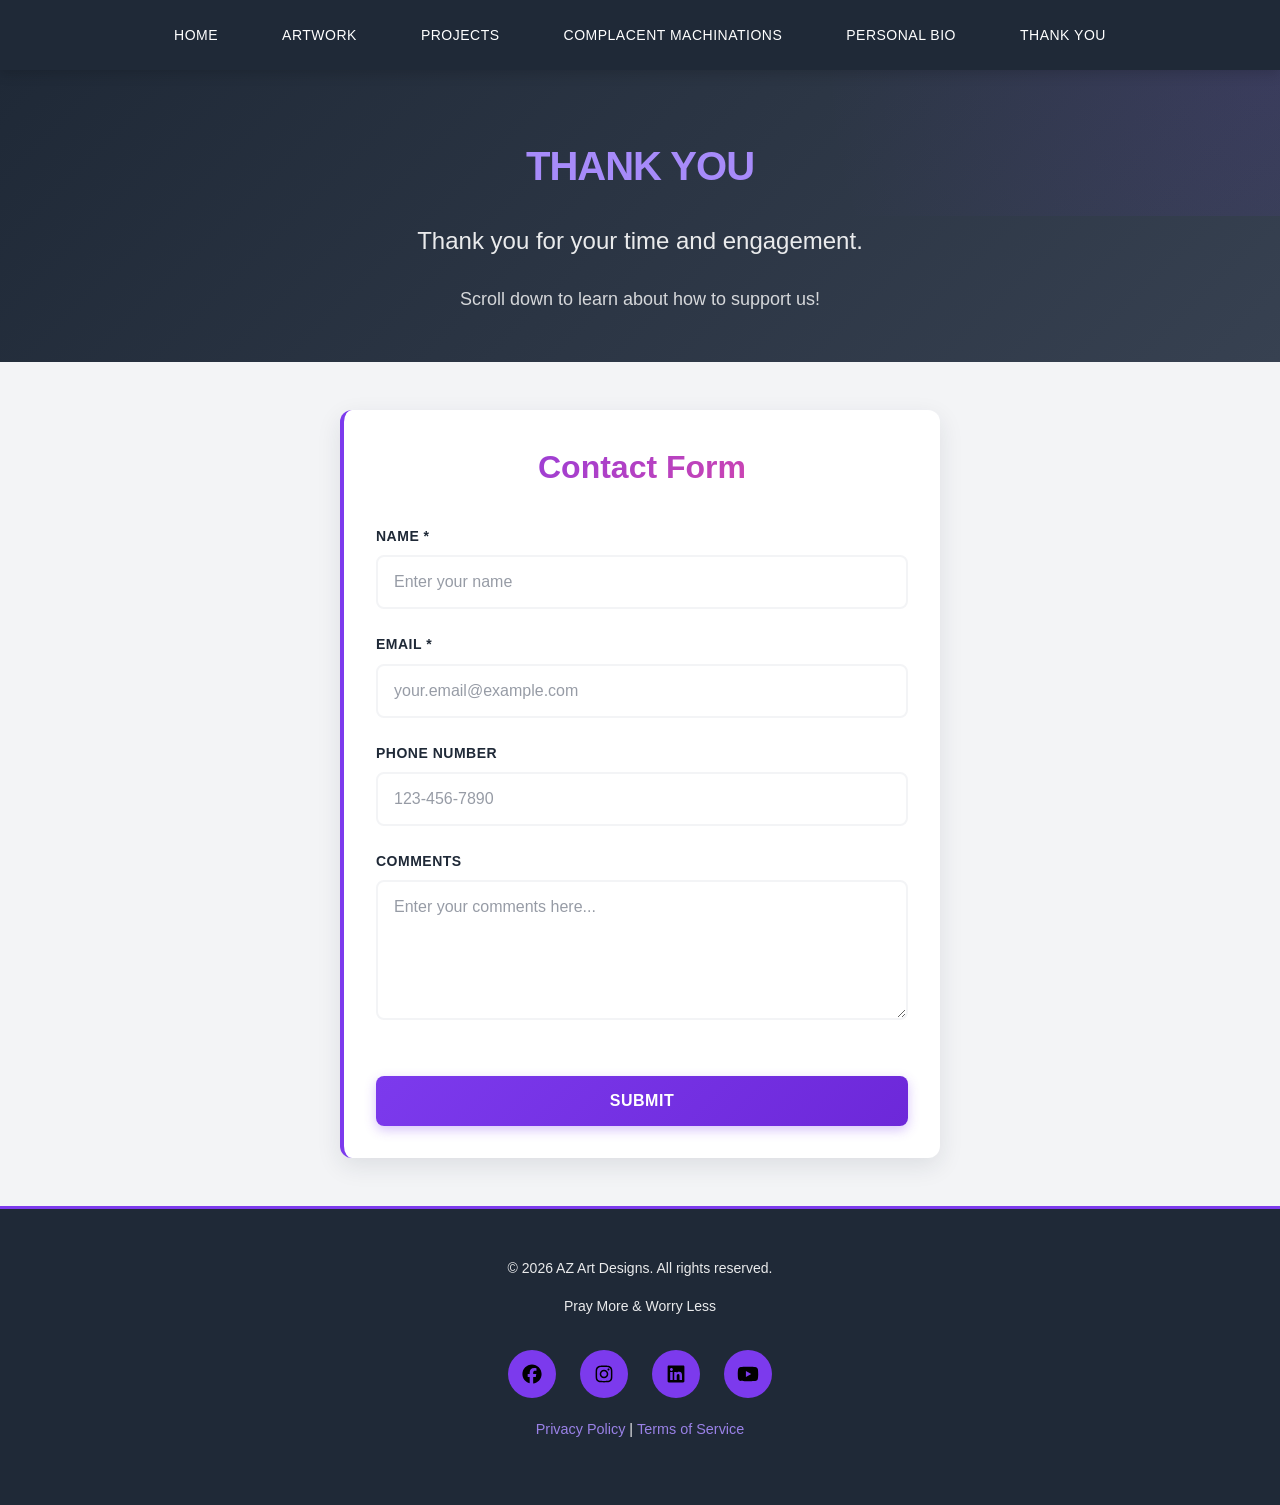
<file: otherpages/thankyou.html>
<!DOCTYPE html>
<html lang="en">
<head>
	<meta charset="UTF-8" />
	<meta name="viewport" content="width=device-width, initial-scale=1.0">
	<title> AZWebSite </title>
	<link rel="stylesheet" href="../css/cssfile2.css">
</head>

<body>
<!-- Navigation -->
    <nav>
        <ul>
            <li><a href="../index.html"> HOME </a></li>
            <li><a href="artwork.html"> ARTWORK </a></li>
	    <li><a href="projects.html"> PROJECTS </a></li>
	    <li><a href="complacentmachinations.html"> COMPLACENT MACHINATIONS </a></li>
	    <li><a href="personalbio.html"> PERSONAL BIO </a></li>
            <li><a href="thankyou.html"> THANK YOU </a></li>
        </ul>
    </nav>
<!-- Header -->
	<header>
			<div>
				<h1> <strong> THANK YOU </strong> </h1>
			</div>

			<div>

				<h2> Thank you for your time and engagement. </h2>
			</div>
 	
			<div>
				<h3> Scroll down to learn about how to support us!</h3>
			</div>
	</header>


    <section>
        <h1>Contact Form</h1>
        <form onsubmit="saveFormData(event)">
            <!-- Name Input -->
            <div class="form-group">
                <label for="name">Name *</label>
                <input type="text" id="name" name="name" placeholder="Enter your name" required>
            </div>

            <!-- Email Input -->
            <div class="form-group">
                <label for="email">Email *</label>
                <input type="email" id="email" name="email" placeholder="your.email@example.com" required>
            </div>

            <!-- Phone Input -->
            <div class="form-group">
                <label for="phone">Phone Number</label>
                <input type="tel" id="phone" name="phone" placeholder="123-456-7890">
            </div>

            <!-- Comment Section -->
            <div class="form-group">
                <label for="comment">Comments</label>
                <textarea id="comment" name="comment" placeholder="Enter your comments here..."></textarea>
            </div>

            <!-- Submit Button -->
            <button type="submit">Submit</button>
        </form>
    </section>

<script>
function saveFormData(event) {
    event.preventDefault(); // Prevents page reload
    
    const formData = {
        name: document.getElementById('name').value,
        email: document.getElementById('email').value,
        phone: document.getElementById('phone').value,
        comment: document.getElementById('comment').value
    };
    
    localStorage.setItem('formSubmission', JSON.stringify(formData));
    alert('Form data saved!');
    document.querySelector('form').reset(); // Clears the form
}
</script>

    <!-- Footer -->
    <footer>
        <p>&copy; 2026 AZ Art Designs. All rights reserved.</p>
        <p>Pray More & Worry Less </p>

	<div class="social-links">
  		<a href="https://www.facebook.com/arinze.okeke.87683" target="_blank">
    			<img src="../images/footer_images/facebook-brands-solid-full.svg" alt="Facebook">
  		</a>
  		<a href="https://www.instagram.com/childofjeshua/" target="_blank">
    			<img src="../images/footer_images/instagram-brands-solid-full.svg" alt="Instagram">
  		</a>
  		<a href="linkedin.com/in/arinzevokeke" target="_blank">
    			<img src="../images/footer_images/linkedin-brands-solid-full.svg" alt="LinkedIn">
  		</a>
  		<a href="https://www.youtube.com/channel/UCckR6L3PQIGn3wp1fJDm0vA" target="_blank">
    			<img src="../images/footer_images/youtube-brands-solid-full.svg" alt="Youtube">
  		</a>
	</div>

        <p style="margin-top: 20px; font-size: 0.9rem;">
            <a href="#privacy">Privacy Policy</a> | 
            <a href="#terms">Terms of Service</a>
        </p>
    </footer>


</body>

</html>
</file>
<file: css/cssfile1.css>
/* ============================================
   RESET & ROOT VARIABLES
   ============================================ */

* {
    margin: 0;
    padding: 0;
    box-sizing: border-box;
}

:root {
    /* Primary Colors */
    --color-primary: #7c3aed;
    --color-primary-dark: #6d28d9;
    --color-primary-light: #a78bfa;
    --color-accent: #ec4899;
    
    /* Neutral Colors */
    --color-dark: #1f2937;
    --color-dark-light: #374151;
    --color-gray: #6b7280;
    --color-gray-light: #f3f4f6;
    --color-light: #ffffff;
    
    /* Semantic Colors */
    --color-success: #10b981;
    --color-warning: #f59e0b;
    --color-error: #ef4444;
    
    /* Spacing */
    --spacing-xs: 0.5rem;
    --spacing-sm: 1rem;
    --spacing-md: 1.5rem;
    --spacing-lg: 2rem;
    --spacing-xl: 3rem;
    
    /* Typography */
    --font-family: 'Segoe UI', 'Roboto', sans-serif;
    --font-size-base: 1rem;
    --font-size-sm: 0.875rem;
    --font-size-lg: 1.125rem;
    --font-size-xl: 1.5rem;
    --font-size-2xl: 2rem;
    --font-size-3xl: 2.5rem;
    
    /* Transitions */
    --transition-fast: 0.2s ease;
    --transition-normal: 0.3s ease;
    --transition-slow: 0.5s ease;
    
    /* Border Radius */
    --radius-sm: 4px;
    --radius-md: 8px;
    --radius-lg: 12px;
}

/* ============================================
   GLOBAL STYLES
   ============================================ */

html {
    scroll-behavior: smooth;
}

body {
    font-family: var(--font-family);
    background-color: var(--color-gray-light);
    color: var(--color-dark);
    line-height: 1.6;
    font-size: var(--font-size-base);
}

/* ============================================
   NAVIGATION
   ============================================ */

nav {
    background-color: var(--color-dark);
    padding: 0;
    position: sticky;
    top: 0;
    z-index: 100;
    box-shadow: 0 4px 12px rgba(0, 0, 0, 0.15);
    transition: background-color var(--transition-normal);
}

nav ul {
    list-style: none;
    display: flex;
    justify-content: center;
    flex-wrap: wrap;
    max-width: 1200px;
    margin: 0 auto;
    gap: 0;
}

nav li {
    flex: 0 1 auto;
}

nav a {
    display: block;
    color: var(--color-light);
    text-decoration: none;
    padding: var(--spacing-md) var(--spacing-lg);
    transition: all var(--transition-normal);
    font-weight: 500;
    font-size: var(--font-size-sm);
    text-transform: uppercase;
    letter-spacing: 0.5px;
    position: relative;
}

nav a::after {
    content: '';
    position: absolute;
    bottom: 0;
    left: 0;
    width: 0;
    height: 3px;
    background-color: var(--color-primary);
    transition: width var(--transition-normal);
}

nav a:hover {
    background-color: rgba(124, 58, 237, 0.1);
    color: var(--color-primary-light);
}

nav a:hover::after {
    width: 100%;
}

/* ============================================
   HEADER
   ============================================ */

header {
    background: linear-gradient(135deg, var(--color-dark) 0%, var(--color-dark-light) 100%);
    color: var(--color-light);
    padding: var(--spacing-xl) var(--spacing-md);
    text-align: center;
    position: relative;
    overflow: hidden;
}

header::before {
    content: '';
    position: absolute;
    top: -50%;
    right: -50%;
    width: 100%;
    height: 100%;
    background: radial-gradient(circle, rgba(124, 58, 237, 0.1) 0%, transparent 70%);
    pointer-events: none;
}

header > * {
    position: relative;
    z-index: 1;
}

header h1 {
    font-size: var(--font-size-3xl);
    margin-bottom: var(--spacing-md);
    font-weight: 700;
    letter-spacing: -1px;
}

header h1 strong {
    color: var(--color-primary-light);
    display: block;
    margin-top: var(--spacing-sm);
}

header h2 {
    font-size: var(--font-size-xl);
    margin-bottom: var(--spacing-md);
    font-weight: 300;
    opacity: 0.9;
}

header h3 {
    font-size: var(--font-size-lg);
    font-weight: 500;
    opacity: 0.8;
}

/* ============================================
   GALLERY SECTION
   ============================================ */

.gallery-section {
    max-width: 1200px;
    margin: 0 auto;
    padding: var(--spacing-xl) var(--spacing-md);
}

.gallery-section h2 {
    font-size: var(--font-size-2xl);
    color: var(--color-dark);
    margin-bottom: var(--spacing-lg);
    text-align: center;
    font-weight: 700;
    position: relative;
    padding-bottom: var(--spacing-md);
}

.gallery-section h2::after {
    content: '';
    position: absolute;
    bottom: 0;
    left: 50%;
    transform: translateX(-50%);
    width: 60px;
    height: 4px;
    background: linear-gradient(90deg, var(--color-primary), var(--color-accent));
    border-radius: 2px;
}

.gallery-grid {
    display: grid;
    grid-template-columns: repeat(auto-fit, minmax(280px, 1fr));
    gap: var(--spacing-lg);
    margin-bottom: var(--spacing-lg);
}

.gallery-item {
    position: relative;
    overflow: hidden;
    border-radius: var(--radius-lg);
    box-shadow: 0 4px 15px rgba(0, 0, 0, 0.1);
    transition: all var(--transition-normal);
}

.gallery-item:hover {
    transform: translateY(-8px);
    box-shadow: 0 12px 25px rgba(0, 0, 0, 0.15);
}

.gallery-item img {
    width: 100%;
    height: 250px;
    object-fit: cover;
    display: block;
    transition: transform var(--transition-normal);
}

.gallery-item:hover img {
    transform: scale(1.05);
}

.gallery-item a {
    display: block;
    width: 100%;
    height: 100%;
}

.gallery-description {
    text-align: center;
    font-size: var(--font-size-sm);
    color: var(--color-gray);
    line-height: 1.8;
    max-width: 800px;
    margin: var(--spacing-lg) auto;
}

.gallery-description strong {
    color: var(--color-primary);
    font-weight: 600;
}

.gallery-description em {
    color: var(--color-accent);
    font-style: italic;
}

.gallery-description h3 {
    color: var(--color-dark);
    margin-top: var(--spacing-md);
    font-size: var(--font-size-lg);
}

.gallery-description a {
    color: var(--color-primary);
    text-decoration: none;
    font-weight: 600;
    transition: color var(--transition-normal);
}

.gallery-description a:hover {
    color: var(--color-accent);
    text-decoration: underline;
}

/* ============================================
   ACCORDION
   ============================================ */

#accordion,
#accordion2 {
    font-size: var(--font-size-sm);
    background-color: var(--color-light);
    padding: var(--spacing-lg);
    border-radius: var(--radius-md);
    box-shadow: 0 2px 8px rgba(0, 0, 0, 0.05);
}

#accordion h2,
#accordion2 h2 {
    color: var(--color-dark);
    font-size: var(--font-size-xl);
    margin-bottom: var(--spacing-md);
    font-weight: 700;
}

#accordion h3,
#accordion2 h3 {
    font-size: var(--font-size-base);
    color: var(--color-primary);
    font-weight: 600;
    margin-bottom: var(--spacing-sm);
}

#accordion p,
#accordion2 p {
    line-height: 1.8;
    color: var(--color-gray);
}

#accordion ul,
#accordion2 ul {
    list-style: none;
    padding-left: 0;
}

#accordion li,
#accordion2 li {
    padding: var(--spacing-sm) 0;
    padding-left: var(--spacing-md);
    position: relative;
    color: var(--color-gray);
}

#accordion li::before,
#accordion2 li::before {
    content: '✓';
    position: absolute;
    left: 0;
    color: var(--color-success);
    font-weight: bold;
}

/* ============================================
   TABLE
   ============================================ */

table {
    font-family: var(--font-family);
    border-collapse: collapse;
    width: 100%;
    background-color: var(--color-light);
    border-radius: var(--radius-md);
    overflow: hidden;
    box-shadow: 0 2px 8px rgba(0, 0, 0, 0.05);
}

th {
    background: linear-gradient(135deg, var(--color-primary) 0%, var(--color-primary-dark) 100%);
    color: var(--color-light);
    padding: var(--spacing-md);
    text-align: left;
    font-weight: 600;
    text-transform: uppercase;
    font-size: var(--font-size-sm);
    letter-spacing: 0.5px;
}

td {
    padding: var(--spacing-md);
    border-bottom: 1px solid var(--color-gray-light);
    color: var(--color-dark);
}

tr:last-child td {
    border-bottom: none;
}

tr:hover {
    background-color: rgba(124, 58, 237, 0.05);
}

.orange-item {
    color: #f97316;
    font-weight: 600;
}

.yellow-item {
    color: #eab308;
    font-weight: 600;
}

.purple-item {
    color: #a855f7;
    font-weight: 600;
}

/* ============================================
   FLEX LAYOUTS
   ============================================ */

.flex-columns {
    display: flex;
    flex-direction: column;
    gap: var(--spacing-md);
    max-width: 800px;
    margin: var(--spacing-lg) auto;
}

.flex-columns .card,
.flex-rows .card {
    text-decoration: none;
    display: flex;
    align-items: center;
    justify-content: center;
    padding: var(--spacing-lg);
    border-radius: var(--radius-md);
    font-size: var(--font-size-base);
    font-weight: 600;
    transition: all var(--transition-normal);
    cursor: pointer;
    color: var(--color-light);
    text-transform: uppercase;
    letter-spacing: 0.5px;
}

.flex-columns .card {
    background: linear-gradient(135deg, var(--color-primary) 0%, var(--color-primary-dark) 100%);
}

.flex-columns .card:hover {
    background: linear-gradient(135deg, var(--color-primary-dark) 0%, var(--color-primary) 100%);
    transform: translateX(8px);
    box-shadow: 0 8px 20px rgba(124, 58, 237, 0.3);
}

.flex-columns .card.orange-item {
    background: linear-gradient(135deg, #f97316 0%, #ea580c 100%);
}

.flex-columns .card.orange-item:hover {
    background: linear-gradient(135deg, #ea580c 0%, #f97316 100%);
    box-shadow: 0 8px 20px rgba(249, 115, 22, 0.3);
}

.flex-columns .card.purple-item {
    background: linear-gradient(135deg, #a855f7 0%, #9333ea 100%);
}

.flex-columns .card.purple-item:hover {
    background: linear-gradient(135deg, #9333ea 0%, #a855f7 100%);
    box-shadow: 0 8px 20px rgba(168, 85, 247, 0.3);
}

.flex-columns .card.yellow-item {
    background: linear-gradient(135deg, #eab308 0%, #ca8a04 100%);
}

.flex-columns .card.yellow-item:hover {
    background: linear-gradient(135deg, #ca8a04 0%, #eab308 100%);
    box-shadow: 0 8px 20px rgba(234, 179, 8, 0.3);
}

.flex-rows {
    display: flex;
    flex-direction: row;
    flex-wrap: wrap;
    gap: var(--spacing-md);
    justify-content: center;
}

.flex-rows .card {
    flex: 1 1 200px;
    min-height: 120px;
    background: linear-gradient(135deg, var(--color-primary) 0%, var(--color-primary-dark) 100%);
}

.flex-rows .card:hover {
    transform: translateY(-6px);
    box-shadow: 0 12px 25px rgba(124, 58, 237, 0.3);
}

/* ============================================
   FORMS
   ============================================ */

form {
    max-width: 500px;
    margin: var(--spacing-lg) auto;
    padding: var(--spacing-lg);
    background-color: var(--color-light);
    border-radius: var(--radius-md);
    box-shadow: 0 2px 8px rgba(0, 0, 0, 0.05);
}

label {
    display: block;
    margin-bottom: var(--spacing-xs);
    color: var(--color-dark);
    font-weight: 600;
    font-size: var(--font-size-sm);
}

input[type="text"],
input[type="email"],
input[type="password"],
textarea {
    width: 100%;
    padding: var(--spacing-sm);
    margin-bottom: var(--spacing-md);
    border: 2px solid var(--color-gray-light);
    border-radius: var(--radius-sm);
    font-family: var(--font-family);
    font-size: var(--font-size-base);
    transition: all var(--transition-normal);
}

input[type="text"]:focus,
input[type="email"]:focus,
input[type="password"]:focus,
textarea:focus {
    outline: none;
    border-color: var(--color-primary);
    box-shadow: 0 0 0 3px rgba(124, 58, 237, 0.1);
}

input[type="checkbox"] {
    margin-right: var(--spacing-xs);
    cursor: pointer;
}

input[type="checkbox"] + label {
    display: inline-block;
    margin-bottom: var(--spacing-md);
    font-weight: 400;
}

input[type="submit"] {
    width: 100%;
    padding: var(--spacing-md);
    background: linear-gradient(135deg, var(--color-primary) 0%, var(--color-primary-dark) 100%);
    color: var(--color-light);
    border: none;
    border-radius: var(--radius-sm);
    font-size: var(--font-size-base);
    font-weight: 600;
    text-transform: uppercase;
    letter-spacing: 0.5px;
    cursor: pointer;
    transition: all var(--transition-normal);
}

input[type="submit"]:hover {
    background: linear-gradient(135deg, var(--color-primary-dark) 0%, var(--color-primary) 100%);
    transform: translateY(-2px);
    box-shadow: 0 8px 20px rgba(124, 58, 237, 0.3);
}

input[type="submit"]:active {
    transform: translateY(0);
}

/* ============================================
   AUDIO & CANVAS
   ============================================ */

audio {
    width: 100%;
    max-width: 500px;
    display: block;
    margin: var(--spacing-lg) auto;
    border-radius: var(--radius-sm);
}

canvas {
    display: block;
    margin: var(--spacing-lg) auto;
    border: 2px solid var(--color-gray-light);
    border-radius: var(--radius-md);
    background-color: var(--color-light);
}

/* ============================================
   LINKS
   ============================================ */

a {
    color: var(--color-primary);
    text-decoration: none;
    transition: color var(--transition-normal);
}

a:hover {
    color: var(--color-accent);
    text-decoration: underline;
}

a:focus {
    outline: 2px solid var(--color-primary);
    outline-offset: 2px;
}

/* ============================================
   FOOTER
   ============================================ */

footer {
    background-color: var(--color-dark);
    color: var(--color-light);
    padding: var(--spacing-xl) var(--spacing-md);
    text-align: center;
    margin-top: var(--spacing-xl);
    border-top: 3px solid var(--color-primary);
}

footer p {
    margin-bottom: var(--spacing-sm);
    opacity: 0.9;
    font-size: var(--font-size-sm);
}

footer a {
    color: var(--color-primary-light);
    text-decoration: none;
    transition: color var(--transition-normal);
    font-weight: 500;
}

footer a:hover {
    color: var(--color-light);
    text-decoration: underline;
}

.social-links {
    margin-top: var(--spacing-lg);
    display: flex;
    justify-content: center;
    gap: var(--spacing-md);
    flex-wrap: wrap;
}

.social-links a {
    display: inline-flex;
    align-items: center;
    justify-content: center;
    width: 48px;
    height: 48px;
    background-color: var(--color-primary);
    border-radius: 50%;
    transition: all var(--transition-normal);
    padding: 0;
}

.social-links a:hover {
    background-color: var(--color-accent);
    transform: translateY(-4px) scale(1.1);
    box-shadow: 0 8px 20px rgba(124, 58, 237, 0.4);
}

.social-links a img {
    width: 24px;
    height: 24px;
    display: block;
    filter: brightness(1);
    transition: filter var(--transition-normal);
}

.social-links a:hover img {
    filter: brightness(1.2);
}

/* ============================================
   UTILITY CLASSES
   ============================================ */

.clear {
    clear: both;
}

.text-center {
    text-align: center;
}

.text-left {
    text-align: left;
}

.text-right {
    text-align: right;
}

.mt-sm {
    margin-top: var(--spacing-sm);
}

.mt-md {
    margin-top: var(--spacing-md);
}

.mt-lg {
    margin-top
</file>
<file: css/cssfile2.css>
/* ============================================
   RESET & ROOT VARIABLES
   ============================================ */

* {
    margin: 0;
    padding: 0;
    box-sizing: border-box;
}

:root {
    /* Primary Colors */
    --color-primary: #7c3aed;
    --color-primary-dark: #6d28d9;
    --color-primary-light: #a78bfa;
    --color-accent: #ec4899;
    
    /* Neutral Colors */
    --color-dark: #1f2937;
    --color-dark-light: #374151;
    --color-gray: #6b7280;
    --color-gray-light: #f3f4f6;
    --color-light: #ffffff;
    
    /* Semantic Colors */
    --color-success: #10b981;
    --color-warning: #f59e0b;
    --color-error: #ef4444;
    
    /* Spacing */
    --spacing-xs: 0.5rem;
    --spacing-sm: 1rem;
    --spacing-md: 1.5rem;
    --spacing-lg: 2rem;
    --spacing-xl: 3rem;
    
    /* Typography */
    --font-family: 'Segoe UI', 'Roboto', sans-serif;
    --font-size-base: 1rem;
    --font-size-sm: 0.875rem;
    --font-size-lg: 1.125rem;
    --font-size-xl: 1.5rem;
    --font-size-2xl: 2rem;
    --font-size-3xl: 2.5rem;
    
    /* Transitions */
    --transition-fast: 0.2s ease;
    --transition-normal: 0.3s ease;
    --transition-slow: 0.5s ease;
    
    /* Border Radius */
    --radius-sm: 4px;
    --radius-md: 8px;
    --radius-lg: 12px;
}

/* ============================================
   GLOBAL STYLES
   ============================================ */

html {
    scroll-behavior: smooth;
}

body {
    font-family: var(--font-family);
    background-color: var(--color-gray-light);
    color: var(--color-dark);
    line-height: 1.6;
    font-size: var(--font-size-base);
}

/* ============================================
   NAVIGATION
   ============================================ */

nav {
    background-color: var(--color-dark);
    padding: 0;
    position: sticky;
    top: 0;
    z-index: 100;
    box-shadow: 0 4px 12px rgba(0, 0, 0, 0.15);
    transition: background-color var(--transition-normal);
}

nav ul {
    list-style: none;
    display: flex;
    justify-content: center;
    flex-wrap: wrap;
    max-width: 1200px;
    margin: 0 auto;
    gap: 0;
}

nav li {
    flex: 0 1 auto;
}

nav a {
    display: block;
    color: var(--color-light);
    text-decoration: none;
    padding: var(--spacing-md) var(--spacing-lg);
    transition: all var(--transition-normal);
    font-weight: 500;
    font-size: var(--font-size-sm);
    text-transform: uppercase;
    letter-spacing: 0.5px;
    position: relative;
}

nav a::after {
    content: '';
    position: absolute;
    bottom: 0;
    left: 0;
    width: 0;
    height: 3px;
    background-color: var(--color-primary);
    transition: width var(--transition-normal);
}

nav a:hover {
    background-color: rgba(124, 58, 237, 0.1);
    color: var(--color-primary-light);
}

nav a:hover::after {
    width: 100%;
}

/* ============================================
   HEADER
   ============================================ */

header {
    background: linear-gradient(135deg, var(--color-dark) 0%, var(--color-dark-light) 100%);
    color: var(--color-light);
    padding: var(--spacing-xl) var(--spacing-md);
    text-align: center;
    position: relative;
    overflow: hidden;
}

header::before {
    content: '';
    position: absolute;
    top: -50%;
    right: -50%;
    width: 100%;
    height: 100%;
    background: radial-gradient(circle, rgba(124, 58, 237, 0.1) 0%, transparent 70%);
    pointer-events: none;
}

header > * {
    position: relative;
    z-index: 1;
}

header h1 {
    font-size: var(--font-size-3xl);
    margin-bottom: var(--spacing-md);
    font-weight: 700;
    letter-spacing: -1px;
}

header h1 strong {
    color: var(--color-primary-light);
    display: block;
    margin-top: var(--spacing-sm);
}

header h2 {
    font-size: var(--font-size-xl);
    margin-bottom: var(--spacing-md);
    font-weight: 300;
    opacity: 0.9;
}

header h3 {
    font-size: var(--font-size-lg);
    font-weight: 500;
    opacity: 0.8;
}

        /* ============================================
           SECTION - CONTACT FORM
           ============================================ */

        section {
            max-width: 600px;
            margin: var(--spacing-xl) auto;
            background-color: var(--color-light);
            padding: var(--spacing-lg);
            border-radius: var(--radius-lg);
            box-shadow: 0 8px 24px rgba(31, 41, 55, 0.1);
            border-left: 4px solid var(--color-primary);
        }

        section h1 {
            font-size: var(--font-size-2xl);
            margin-bottom: var(--spacing-lg);
            color: var(--color-dark);
            font-weight: 700;
            text-align: center;
            background: linear-gradient(135deg, var(--color-primary), var(--color-accent));
            -webkit-background-clip: text;
            -webkit-text-fill-color: transparent;
            background-clip: text;
        }

        /* ============================================
           FORM GROUPS
           ============================================ */

        .form-group {
            margin-bottom: var(--spacing-md);
        }

        label {
            display: block;
            margin-bottom: var(--spacing-xs);
            color: var(--color-dark);
            font-weight: 600;
            font-size: var(--font-size-sm);
            text-transform: uppercase;
            letter-spacing: 0.5px;
        }

        input[type="text"],
        input[type="email"],
        input[type="tel"],
        textarea {
            width: 100%;
            padding: var(--spacing-sm);
            border: 2px solid var(--color-gray-light);
            border-radius: var(--radius-md);
            font-size: var(--font-size-base);
            font-family: var(--font-family);
            background-color: var(--color-light);
            color: var(--color-dark);
            transition: all var(--transition-normal);
        }

        input[type="text"]::placeholder,
        input[type="email"]::placeholder,
        input[type="tel"]::placeholder,
        textarea::placeholder {
            color: var(--color-gray);
            opacity: 0.7;
        }

        input[type="text"]:focus,
        input[type="email"]:focus,
        input[type="tel"]:focus,
        textarea:focus {
            outline: none;
            border-color: var(--color-primary);
            background-color: rgba(124, 58, 237, 0.02);
            box-shadow: 0 0 0 3px rgba(124, 58, 237, 0.1);
        }

        textarea {
            resize: vertical;
            min-height: 140px;
            font-size: var(--font-size-base);
        }

        /* ============================================
           SUBMIT BUTTON
           ============================================ */

        button {
            width: 100%;
            padding: var(--spacing-sm) var(--spacing-md);
            background: linear-gradient(135deg, var(--color-primary), var(--color-primary-dark));
            color: var(--color-light);
            border: none;
            border-radius: var(--radius-md);
            font-size: var(--font-size-base);
            font-weight: 600;
            cursor: pointer;
            transition: all var(--transition-normal);
            text-transform: uppercase;
            letter-spacing: 0.5px;
            box-shadow: 0 4px 12px rgba(124, 58, 237, 0.3);
            margin-top: var(--spacing-md);
        }

        button:hover {
            background: linear-gradient(135deg, var(--color-primary-light), var(--color-primary));
            transform: translateY(-2px);
            box-shadow: 0 8px 20px rgba(124, 58, 237, 0.4);
        }

        button:active {
            transform: translateY(0);
            box-shadow: 0 2px 8px rgba(124, 58, 237, 0.3);
        }



/* ============================================
   BOOK SECTION (PDF & DESCRIPTION)
   ============================================ */

.book-section {
    display: flex;
    flex-wrap: wrap;
    gap: var(--spacing-lg);
    max-width: 1200px;
    margin: var(--spacing-xl) auto;
    padding: var(--spacing-lg);
    background-color: var(--color-light);
    border-radius: var(--radius-lg);
    box-shadow: 0 8px 24px rgba(31, 41, 55, 0.1);
    border-left: 4px solid var(--color-primary);
    align-items: flex-start;
}

/* Left Side: PDF Preview/Book Cover */
.book-preview {
    flex: 1 1 177px;
    min-width: 300px;
    height: 450px;
    background: linear-gradient(135deg, var(--color-primary), var(--color-accent));
    border-radius: var(--radius-md);
    display: flex;
    flex-direction: column;
    align-items: center;
    justify-content: center;
    color: var(--color-light);
    font-weight: 600;
    font-size: var(--font-size-xl);
    position: relative;
    overflow: hidden;
    transition: transform var(--transition-normal), box-shadow var(--transition-normal);
    box-shadow: 0 4px 12px rgba(124, 58, 237, 0.2);
}

.book-preview:hover {
    transform: translateY(-5px);
    box-shadow: 0 12px 30px rgba(124, 58, 237, 0.4);
}

/* Right Side: Description Content */
.book-description {
    flex: 2 1 400px;
    display: flex;
    flex-direction: column;
    justify-content: center;
}

.book-description h2 {
    font-size: var(--font-size-2xl);
    color: var(--color-dark);
    margin-bottom: var(--spacing-xs);
    font-weight: 700;
    line-height: 1.2;
}

.book-description .subtitle {
    font-size: var(--font-size-lg);
    color: var(--color-primary);
    font-weight: 500;
    margin-bottom: var(--spacing-md);
}

.meta-info {
    display: flex;
    gap: var(--spacing-md);
    margin-bottom: var(--spacing-md);
    font-size: var(--font-size-sm);
    color: var(--color-gray);
    font-weight: 600;
    text-transform: uppercase;
    letter-spacing: 0.5px;
}

.description-text {
    color: var(--color-dark);
    line-height: 1.7;
    margin-bottom: var(--spacing-md);
    font-size: var(--font-size-base);
}



/* Mobile Responsiveness */
@media (max-width: 768px) {
    .book-section {
        flex-direction: column;
        text-align: center;
    }

    .book-preview {
        width: 100%;
        height: 350px;
    }

    .read-more-btn {
        width: 100%;
        text-align: center;
    }
    
    .key-points li::before {
        left: 50%;
        transform: translateX(-50%);
    }
    
    .meta-info {
        justify-content: center;
    }
}



/* ============================================
   IMAGE GALLERY SECTION
   ============================================ */

.image-gallery-section {
    max-width: 1200px;
    margin: var(--spacing-xl) auto;
    background-color: var(--color-light);
    padding: var(--spacing-lg);
    border-radius: var(--radius-lg);
    box-shadow: 0 8px 24px rgba(31, 41, 55, 0.1);
    border-left: 4px solid var(--color-primary);
    display: flex;
    flex-direction: column;
    gap: var(--spacing-lg);
}

/* Image Container */
.image-wrapper {
    display: flex;
    gap: var(--spacing-md);
    width: 100%;
}

.image-item {
    flex: 1;
    min-width: 0; /* Prevents overflow */
    border-radius: var(--radius-md);
    overflow: hidden;
    box-shadow: 0 4px 12px rgba(0, 0, 0, 0.1);
    transition: transform var(--transition-normal);
}

.image-item:hover {
    transform: scale(1.02);
}

.image-item img {
    width: 100%;
    height: 300px; /* Fixed height for consistency */
    object-fit: cover;
    display: block;
}

/* Text Content */
.section-content {
    text-align: center;
    padding: 0 var(--spacing-sm);
}

.section-content h2 {
    font-size: var(--font-size-2xl);
    color: var(--color-dark);
    margin-bottom: var(--spacing-md);
    font-weight: 700;
}

.section-content .description {
    color: var(--color-dark);
    line-height: 1.7;
    margin-bottom: var(--spacing-lg);
    font-size: var(--font-size-base);
    max-width: 800px;
    margin-left: auto;
    margin-right: auto;
}

/* Button Styling (Reusing .simple-btn logic) */
.section-content .simple-btn {
    display: inline-block;
    padding: 12px 24px;
    font-size: var(--font-size-base);
    font-weight: 600;
    font-family: var(--font-family);
    color: var(--color-light);
    background: linear-gradient(135deg, var(--color-primary), var(--color-primary-dark));
    border: none;
    border-radius: var(--radius-md);
    text-decoration: none;
    cursor: pointer;
    box-shadow: 0 4px 12px rgba(124, 58, 237, 0.3);
    transition: all var(--transition-normal);
    text-transform: uppercase;
    letter-spacing: 0.5px;
}

.section-content .simple-btn:hover {
    background: linear-gradient(135deg, var(--color-primary-light), var(--color-primary));
    transform: translateY(-2px);
    box-shadow: 0 8px 20px rgba(124, 58, 237, 0.4);
}

.section-content .simple-btn:active {
    transform: translateY(0);
    box-shadow: 0 2px 8px rgba(124, 58, 237, 0.3);
}

/* Mobile Responsiveness */
@media (max-width: 768px) {
    .image-wrapper {
        flex-direction: column;
    }

    .image-item img {
        height: 250px;
    }
    
    .section-content h2 {
        font-size: var(--font-size-xl);
    }
}

/* ============================================
   IMAGE & CTA SECTION (UPDATED WITH TITLE)
   ============================================ */

.image-cta-section {
    max-width: 700px;
    margin: var(--spacing-xl) auto;
    background-color: var(--color-light);
    padding: var(--spacing-lg);
    border-radius: var(--radius-lg);
    box-shadow: 0 8px 24px rgba(31, 41, 55, 0.1);
    border-left: 4px solid var(--color-primary);
    display: flex;
    flex-direction: column;
    align-items: center;
    gap: var(--spacing-lg);
}

/* Title Styling */
.section-title {
    font-size: var(--font-size-3xl);
    color: var(--color-dark);
    margin-bottom: var(--spacing-md);
    font-weight: 700;
    text-align: center;
    letter-spacing: -1px;
    /* Optional: Add a subtle gradient text effect like your header */
    background: linear-gradient(135deg, var(--color-primary), var(--color-accent));
    -webkit-background-clip: text;
    -webkit-text-fill-color: transparent;
    background-clip: text;
}

/* Image Layout */
.image-container {
    display: flex;
    gap: var(--spacing-md);
    width: 100%;
    justify-content: center;
}

.image-box {
    flex: 1;
    min-width: 0;
    border-radius: var(--radius-md);
    overflow: hidden;
    box-shadow: 0 4px 12px rgba(0, 0, 0, 0.1);
    transition: transform var(--transition-normal);
}

.image-box:hover {
    transform: scale(1.02);
    box-shadow: 0 8px 20px rgba(124, 58, 237, 0.2);
}

.image-box img {
    width: 100%;
    height: 300px;
    object-fit: cover;
    display: block;
}

/* Button Styling */
.cta-container {
    width: 100%;
    display: flex;
    justify-content: center;
    margin-top: var(--spacing-sm);
}

.cta-button {
    display: inline-block;
    padding: 14px 32px;
    font-size: var(--font-size-base);
    font-weight: 600;
    font-family: var(--font-family);
    color: var(--color-light);
    background: linear-gradient(135deg, var(--color-primary), var(--color-primary-dark));
    border: none;
    border-radius: var(--radius-md);
    text-decoration: none;
    cursor: pointer;
    box-shadow: 0 4px 12px rgba(124, 58, 237, 0.3);
    transition: all var(--transition-normal);
    text-transform: uppercase;
    letter-spacing: 0.5px;
}

.cta-button:hover {
    background: linear-gradient(135deg, var(--color-primary-light), var(--color-primary));
    transform: translateY(-2px);
    box-shadow: 0 8px 20px rgba(124, 58, 237, 0.4);
}

.cta-button:active {
    transform: translateY(0);
    box-shadow: 0 2px 8px rgba(124, 58, 237, 0.3);
}

/* Mobile Responsiveness */
@media (max-width: 768px) {
    .image-container {
        flex-direction: column;
    }

    .image-box img {
        height: 250px;
    }

    .cta-button {
        width: 100%;
        text-align: center;
    }

    .section-title {
        font-size: var(--font-size-2xl);
    }
}



/* ============================================
   CASCADED IMAGE GALLERY
   ============================================ */

.cascading-gallery {
    max-width: 1200px;
    margin: var(--spacing-xl) auto;
    padding: var(--spacing-lg);
}

.cascading-gallery .section-title {
    font-size: var(--font-size-3xl);
    color: var(--color-dark);
    margin-bottom: var(--spacing-lg);
    font-weight: 700;
    text-align: center;
    letter-spacing: -1px;
    background: linear-gradient(135deg, var(--color-primary), var(--color-accent));
    -webkit-background-clip: text;
    -webkit-text-fill-color: transparent;
    background-clip: text;
}

/* The Grid Container */
.cascading-grid {
    /* Creates the cascading effect using columns */
    column-count: 3;
    column-gap: var(--spacing-md);
}

/* Individual Image Items */
.cascading-item {
    /* Prevents items from breaking across columns */
    break-inside: avoid;
    margin-bottom: var(--spacing-md);
    border-radius: var(--radius-md);
    overflow: hidden;
    box-shadow: 0 4px 12px rgba(0, 0, 0, 0.1);
    transition: transform var(--transition-normal), box-shadow var(--transition-normal);
    cursor: pointer;
}

.cascading-item img {
    width: 100%;
    height: auto; /* Allows natural height to vary */
    display: block;
    object-fit: cover;
    transition: transform var(--transition-slow);
}

/* Hover Effects */
.cascading-item:hover {
    transform: translateY(-5px);
    box-shadow: 0 12px 30px rgba(124, 58, 237, 0.25);
    z-index: 2; /* Ensures hover shadow appears above neighbors */
}

.cascading-item:hover img {
    transform: scale(1.05);
}

/* ============================================
   RESPONSIVE BREAKPOINTS
   ============================================ */

/* Tablet: 2 Columns */
@media (max-width: 992px) {
    .cascading-grid {
        column-count: 2;
    }
}

/* Mobile: 1 Column */
@media (max-width: 768px) {
    .cascading-grid {
        column-count: 1;
    }
    
    .cascading-gallery .section-title {
        font-size: var(--font-size-2xl);
    }
}



/* ============================================
   FOOTER
   ============================================ */

footer {
    background-color: var(--color-dark);
    color: var(--color-light);
    padding: var(--spacing-xl) var(--spacing-md);
    text-align: center;
    margin-top: var(--spacing-xl);
    border-top: 3px solid var(--color-primary);
}

footer p {
    margin-bottom: var(--spacing-sm);
    opacity: 0.9;
    font-size: var(--font-size-sm);
}

footer a {
    color: var(--color-primary-light);
    text-decoration: none;
    transition: color var(--transition-normal);
    font-weight: 500;
}

footer a:hover {
    color: var(--color-light);
    text-decoration: underline;
}

.social-links {
    margin-top: var(--spacing-lg);
    display: flex;
    justify-content: center;
    gap: var(--spacing-md);
    flex-wrap: wrap;
}

.social-links a {
    display: inline-flex;
    align-items: center;
    justify-content: center;
    width: 48px;
    height: 48px;
    background-color: var(--color-primary);
    border-radius: 50%;
    transition: all var(--transition-normal);
    padding: 0;
}

.social-links a:hover {
    background-color: var(--color-accent);
    transform: translateY(-4px) scale(1.1);
    box-shadow: 0 8px 20px rgba(124, 58, 237, 0.4);
}

.social-links a img {
    width: 24px;
    height: 24px;
    display: block;
    filter: brightness(1);
    transition: filter var(--transition-normal);
}

.social-links a:hover img {
    filter: brightness(1.2);
}

/* ============================================
   UTILITY CLASSES
   ============================================ */

.clear {
    clear: both;
}

.text-center {
    text-align: center;
}

.text-left {
    text-align: left;
}

.text-right {
    text-align: right;
}

.mt-sm {
    margin-top: var(--spacing-sm);
}

.mt-md {
    margin-top: var(--spacing-md);
}

.mt-lg {
    margin-top
</file>
